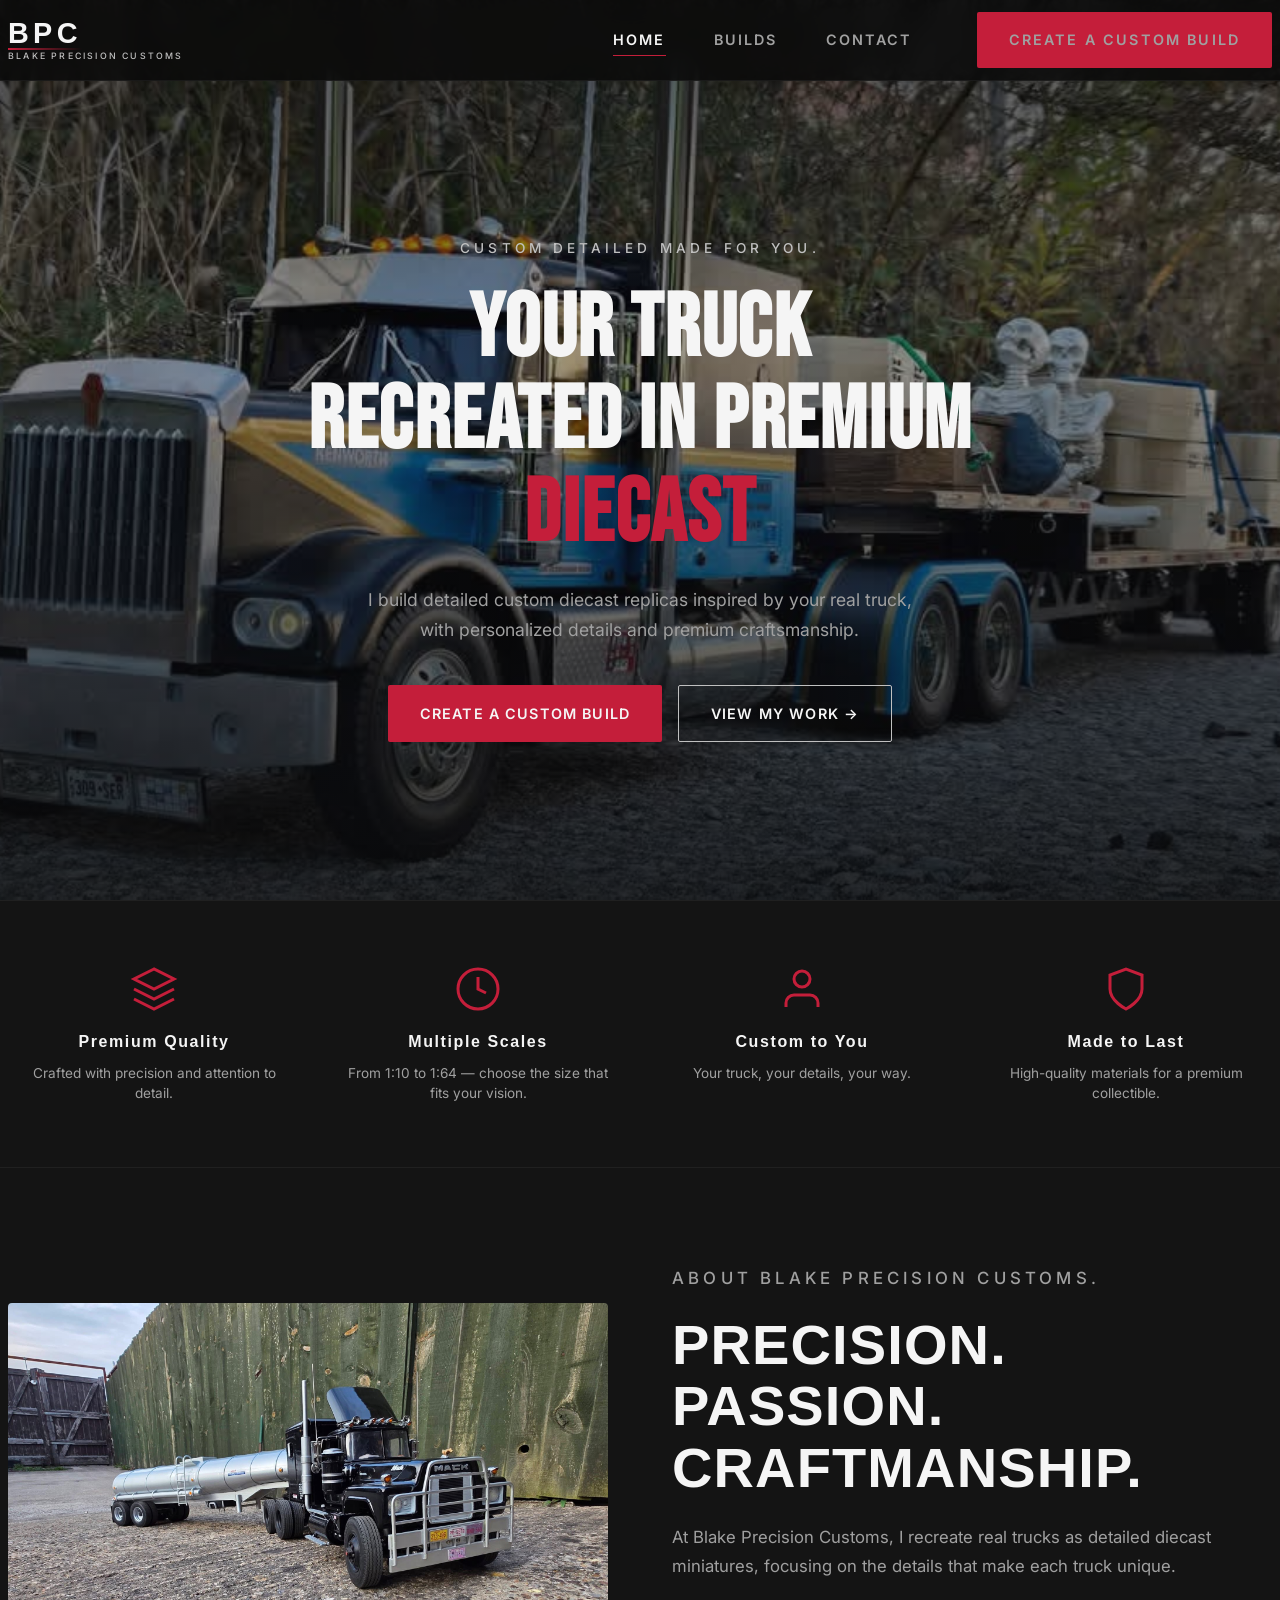
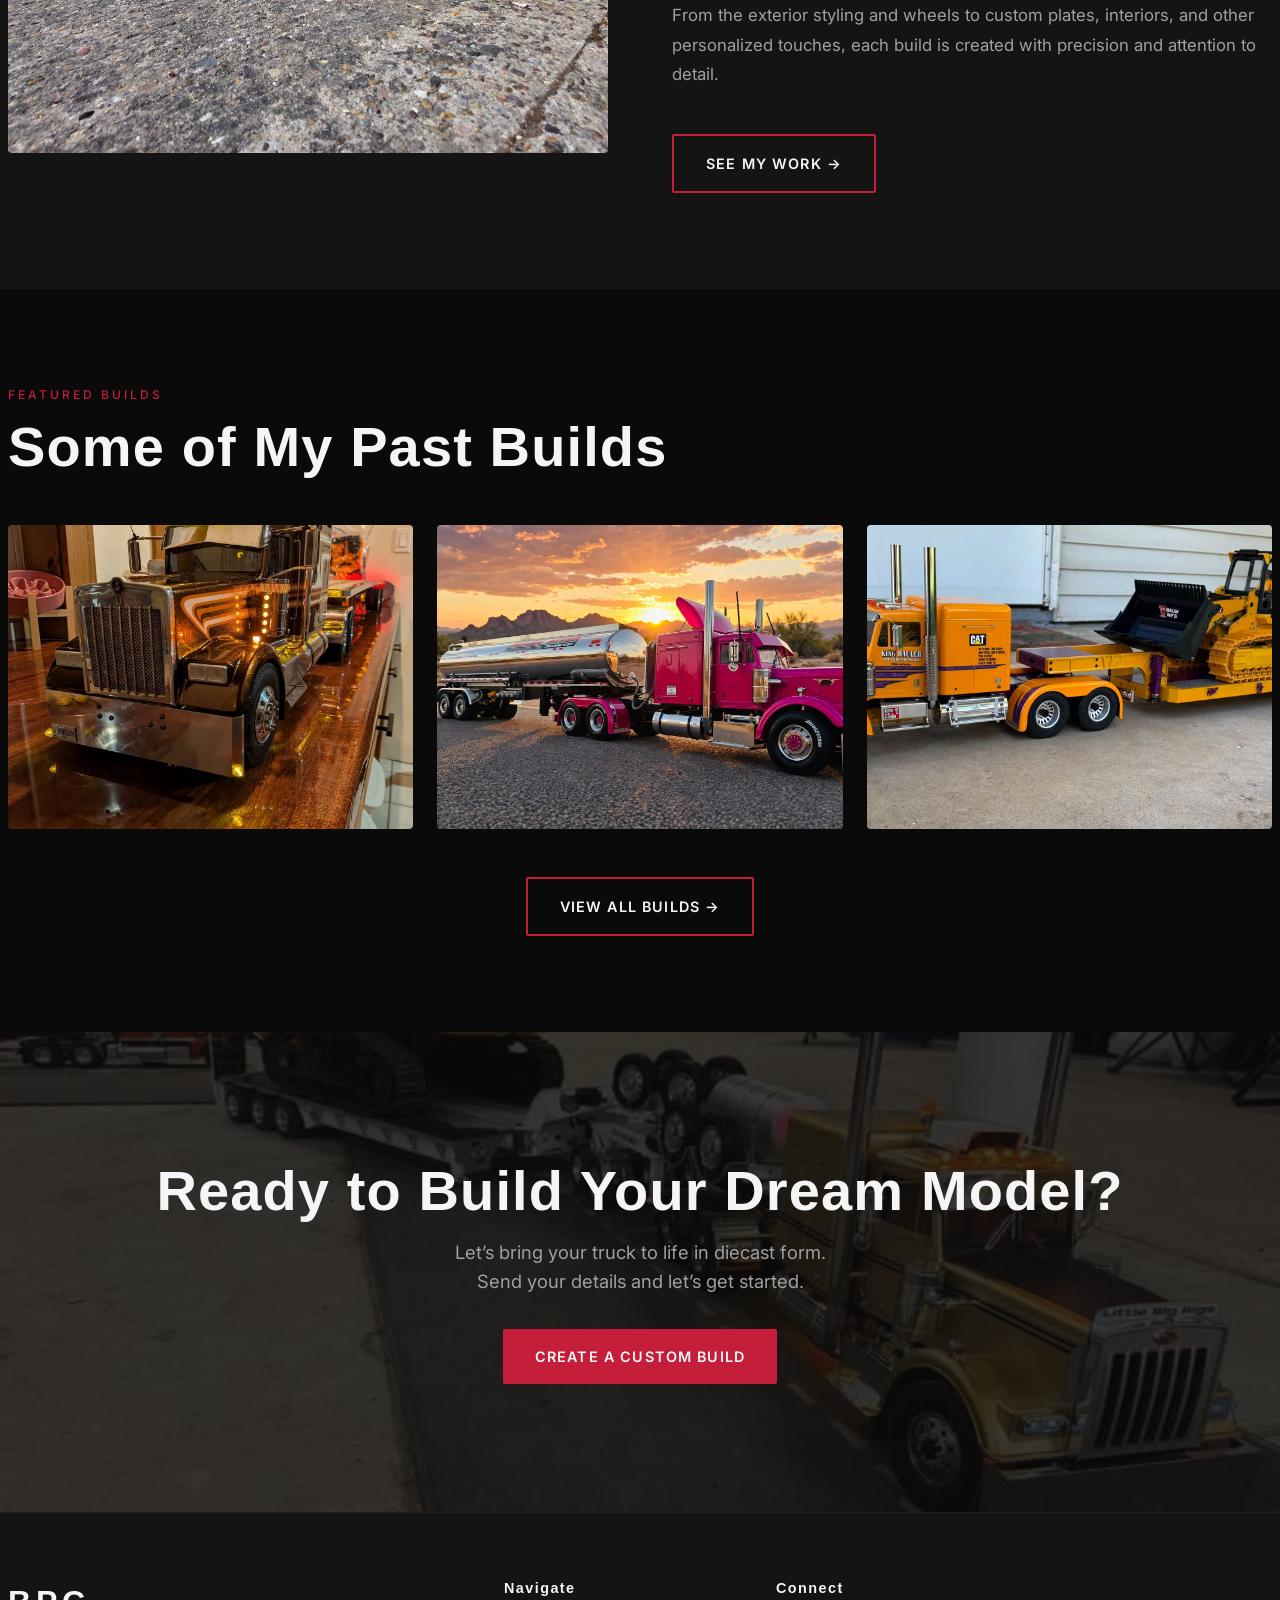
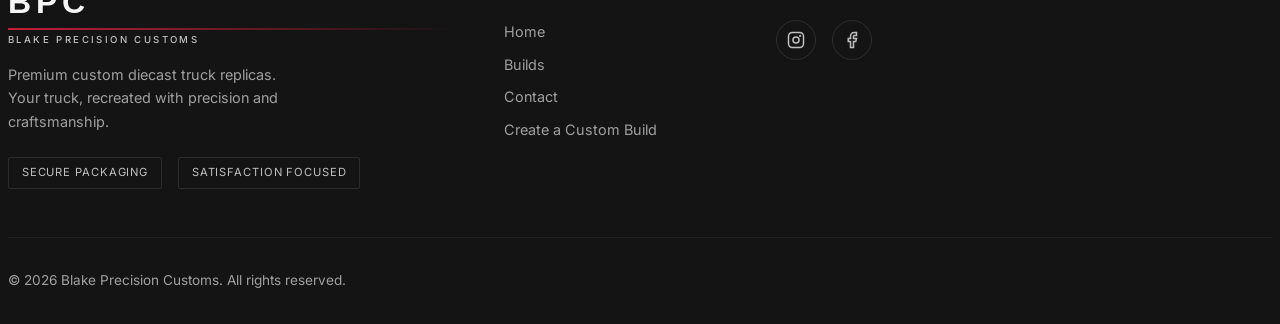
<file: index.html>
<!DOCTYPE html>
<html lang="en">
<head>
  <meta charset="UTF-8" />
  <meta name="viewport" content="width=device-width, initial-scale=1.0" />
  <meta name="description" content="Blake Precision Customs — Premium custom diecast truck replicas. Your truck, recreated in diecast with precision craftsmanship." />
  <title>Blake Precision Customs | Custom Diecast Trucks</title>
  <link rel="preconnect" href="https://fonts.googleapis.com">
  <link rel="preconnect" href="https://fonts.gstatic.com" crossorigin>
  <link href="https://fonts.googleapis.com/css2?family=Bebas+Neue&family=Inter:wght@300;400;500;600;700;800&display=swap" rel="stylesheet">
  <link rel="stylesheet" href="style.css">
</head>
<body>

  <!-- NAVIGATION -->
  <nav class="navbar" id="navbar">
    <div class="container nav-inner">
      <a href="index.html" class="logo">
        <span class="logo-mark">BPC</span>
        <span class="logo-text">BLAKE PRECISION CUSTOMS</span>
      </a>
      <div class="nav-links">
        <a href="index.html" class="active">Home</a>
        <a href="builds.html">Builds</a>
        <a href="contact.html">Contact</a>
        <a href="contact.html#create" class="btn btn-primary nav-cta">Create a Custom Build</a>
      </div>
      <button class="hamburger" id="hamburger" aria-label="Menu">
        <span></span><span></span><span></span>
      </button>
    </div>
    <div class="mobile-menu" id="mobileMenu">
      <a href="index.html">Home</a>
      <a href="builds.html">Builds</a>
      <a href="contact.html">Contact</a>
      <a href="contact.html#create" class="btn btn-primary">Create a Custom Build</a>
    </div>
  </nav>

  <!-- HERO -->
  <section class="hero" id="home">
    <div class="hero-bg">
      <img src="hero-bg.jpg.JPG" alt="Dramatic American Class 8 semi truck" />
    </div>
    <div class="hero-overlay"></div>
    <div class="hero-content">
      <p class="hero-eyebrow">Custom  Detailed  Made for you.</p>
      <h1 class="hero-title">
        YOUR TRUCK <br>
        RECREATED IN PREMIUM <br>
        <span class="red">DIECAST </span>
      </h1>
      <p class="hero-sub">
        I build detailed custom diecast replicas inspired by your real truck, with personalized details and premium craftsmanship.
      </p>
      <div class="hero-ctas">
        <a href="contact.html#create" class="btn btn-primary">Create a Custom Build</a>
        <a href="builds.html" class="btn btn-secondary">View My Work →</a>
      </div>
    </div>
  </section>

  <!-- BENEFIT BAR -->
  <section class="benefit-bar">
    <div class="container">
      <div class="benefits-grid">
        <div class="benefit-item reveal">
          <div class="benefit-icon">
            <svg viewBox="0 0 24 24"><path d="M12 2L2 7l10 5 10-5-10-5zM2 17l10 5 10-5M2 12l10 5 10-5"/></svg>
          </div>
          <h3 class="benefit-title">Premium Quality</h3>
          <p class="benefit-desc">Crafted with precision and attention to detail.</p>
        </div>
        <div class="benefit-item reveal">
          <div class="benefit-icon">
            <svg viewBox="0 0 24 24"><circle cx="12" cy="12" r="10"/><path d="M12 6v6l4 2"/></svg>
          </div>
          <h3 class="benefit-title">Multiple Scales</h3>
          <p class="benefit-desc">From 1:10 to 1:64 — choose the size that fits your vision.</p>
        </div>
        <div class="benefit-item reveal">
          <div class="benefit-icon">
            <svg viewBox="0 0 24 24"><path d="M20 21v-2a4 4 0 0 0-4-4H8a4 4 0 0 0-4 4v2"/><circle cx="12" cy="7" r="4"/></svg>
          </div>
          <h3 class="benefit-title">Custom to You</h3>
          <p class="benefit-desc">Your truck, your details, your way.</p>
        </div>
        <div class="benefit-item reveal">
          <div class="benefit-icon">
            <svg viewBox="0 0 24 24"><path d="M12 22s8-4 8-10V5l-8-3-8 3v7c0 6 8 10 8 10z"/></svg>
          </div>
          <h3 class="benefit-title">Made to Last</h3>
          <p class="benefit-desc">High-quality materials for a premium collectible.</p>
        </div>
      </div>
    </div>
  </section>

  <!-- ABOUT TEASER -->
  <section class="section about" id="about">
    <div class="container">
      <div class="about-grid">
        <div class="about-image reveal">
          <img src="build-111.JPG" alt="Blake Precision Customs craftsmanship" />
        </div>
        <div class="about-text reveal">
          <p class="section-label">About BLAKE PRECISION CUSTOMS. </p>
          <h2 class="section-title">PRECISION. PASSION. CRAFTMANSHIP.</h2>
          <p>
            At Blake Precision Customs, I recreate real trucks as detailed diecast miniatures, focusing on the details that make each truck unique.
          </p>
          <p>
            From the exterior styling and wheels to custom plates, interiors, and other personalized touches, each build is created with precision and attention to detail.
          </p>
          <a href="builds.html" class="btn btn-outline" style="margin-top:1.5rem;">See My Work →</a>
        </div>
      </div>
    </div>
  </section>

  <!-- FEATURED BUILDS PREVIEW -->
  <section class="section featured">
    <div class="container">
      <p class="section-label reveal">Featured Builds</p>
      <h2 class="section-title reveal">Some of My Past Builds</h2>
      <div class="gallery-grid">
        <div class="gallery-item reveal">
          <img src="build-113.JPG" alt="Custom diecast semi truck" />
          <div class="gallery-overlay">
            <span class="gallery-name">CUSTOM BUILD</span>
            <span class="gallery-meta">Blake Precision Customs</span>
          </div>
        </div>
        <div class="gallery-item reveal">
          <img src="build-112.JPG" alt="Custom diecast truck" />
          <div class="gallery-overlay">
            <span class="gallery-name">CUSTOM BUILD</span>
            <span class="gallery-meta">Blake Precision Customs</span>
          </div>
        </div>
        <div class="gallery-item reveal">
          <img src="build-114.JPG" alt="Custom diecast semi" />
          <div class="gallery-overlay">
            <span class="gallery-name">CUSTOM BUILD</span>
            <span class="gallery-meta">Blake Precision Customs</span>
          </div>
        </div>
      </div>
      <div class="gallery-cta">
        <a href="builds.html" class="btn btn-outline">View All Builds →</a>
      </div>
    </div>
  </section>

  <!-- FINAL CTA -->
  <section class="final-cta">
    <div class="final-cta-bg">
      <img src="build-115.JPG" alt="American big rig" />
    </div>
    <div class="final-cta-overlay"></div>
    <div class="final-cta-content container">
      <h2 class="section-title reveal">Ready to Build Your Dream Model?</h2>
      <p class="reveal">Let’s bring your truck to life in diecast form.<br>Send your details and let’s get started.</p>
      <a href="contact.html#create" class="btn btn-primary reveal">Create a Custom Build</a>
    </div>
  </section>

  <!-- FOOTER -->
  <footer class="footer">
    <div class="container">
      <div class="footer-grid">
        <div>
          <div class="footer-logo">
            <div class="logo-mark">BPC</div>
            <div class="logo-text">BLAKE PRECISION CUSTOMS</div>
          </div>
          <p class="footer-desc">Premium custom diecast truck replicas. Your truck, recreated with precision and craftsmanship.</p>
          <div class="footer-badges">
            <span class="badge">Secure Packaging</span>
            <span class="badge">Satisfaction Focused</span>
          </div>
        </div>
        <div>
          <h4 class="footer-heading">Navigate</h4>
          <div class="footer-links">
            <a href="index.html">Home</a>
            <a href="builds.html">Builds</a>
            <a href="contact.html">Contact</a>
            <a href="contact.html#create">Create a Custom Build</a>
          </div>
        </div>
        <div>
          <h4 class="footer-heading">Connect</h4>
          <div class="social-links">
            <a href="#" aria-label="Instagram" title="Instagram">
              <svg width="18" height="18" viewBox="0 0 24 24" fill="none" stroke="currentColor" stroke-width="2"><rect x="2" y="2" width="20" height="20" rx="5"/><circle cx="12" cy="12" r="4"/><circle cx="17.5" cy="6.5" r="0.5" fill="currentColor"/></svg>
            </a>
            <a href="#" aria-label="Facebook" title="Facebook">
              <svg width="18" height="18" viewBox="0 0 24 24" fill="none" stroke="currentColor" stroke-width="2"><path d="M18 2h-3a5 5 0 0 0-5 5v3H7v4h3v8h4v-8h3l1-4h-4V7a1 1 0 0 1 1-1h3z"/></svg>
            </a>
          </div>
        </div>
      </div>
      <div class="footer-bottom">
        <span>© <span id="year"></span> Blake Precision Customs. All rights reserved.</span>
      </div>
    </div>
  </footer>

  <script>
    document.getElementById('year').textContent = new Date().getFullYear();
    const navbar = document.getElementById('navbar');
    window.addEventListener('scroll', () => navbar.classList.toggle('scrolled', window.scrollY > 50));
    const hamburger = document.getElementById('hamburger');
    const mobileMenu = document.getElementById('mobileMenu');
    hamburger.addEventListener('click', () => {
      hamburger.classList.toggle('active');
      mobileMenu.classList.toggle('open');
    });
    mobileMenu.querySelectorAll('a').forEach(link => {
      link.addEventListener('click', () => {
        hamburger.classList.remove('active');
        mobileMenu.classList.remove('open');
      });
    });
    const reveals = document.querySelectorAll('.reveal');
    const observer = new IntersectionObserver((entries) => {
      entries.forEach(entry => { if (entry.isIntersecting) entry.target.classList.add('visible'); });
    }, { threshold: 0.12 });
    reveals.forEach(el => observer.observe(el));
  </script>
</body>
</html>
</file>
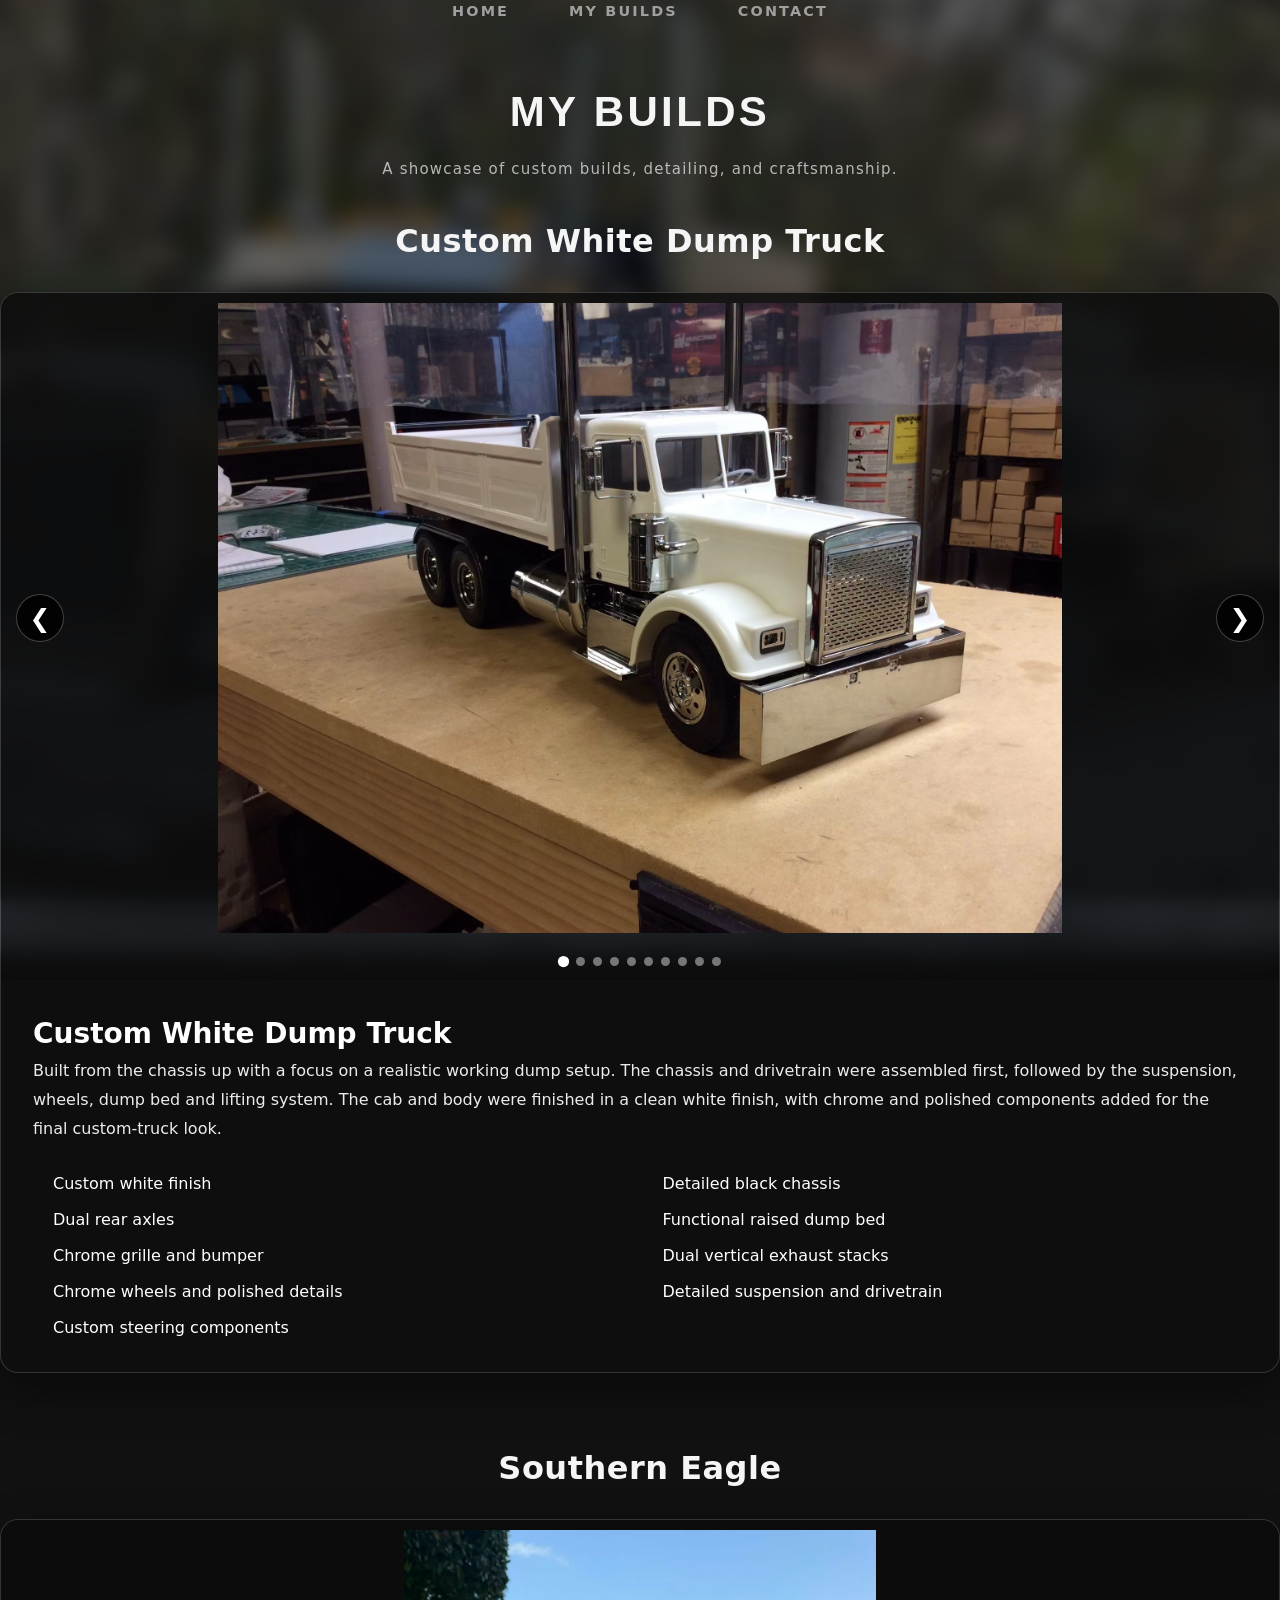
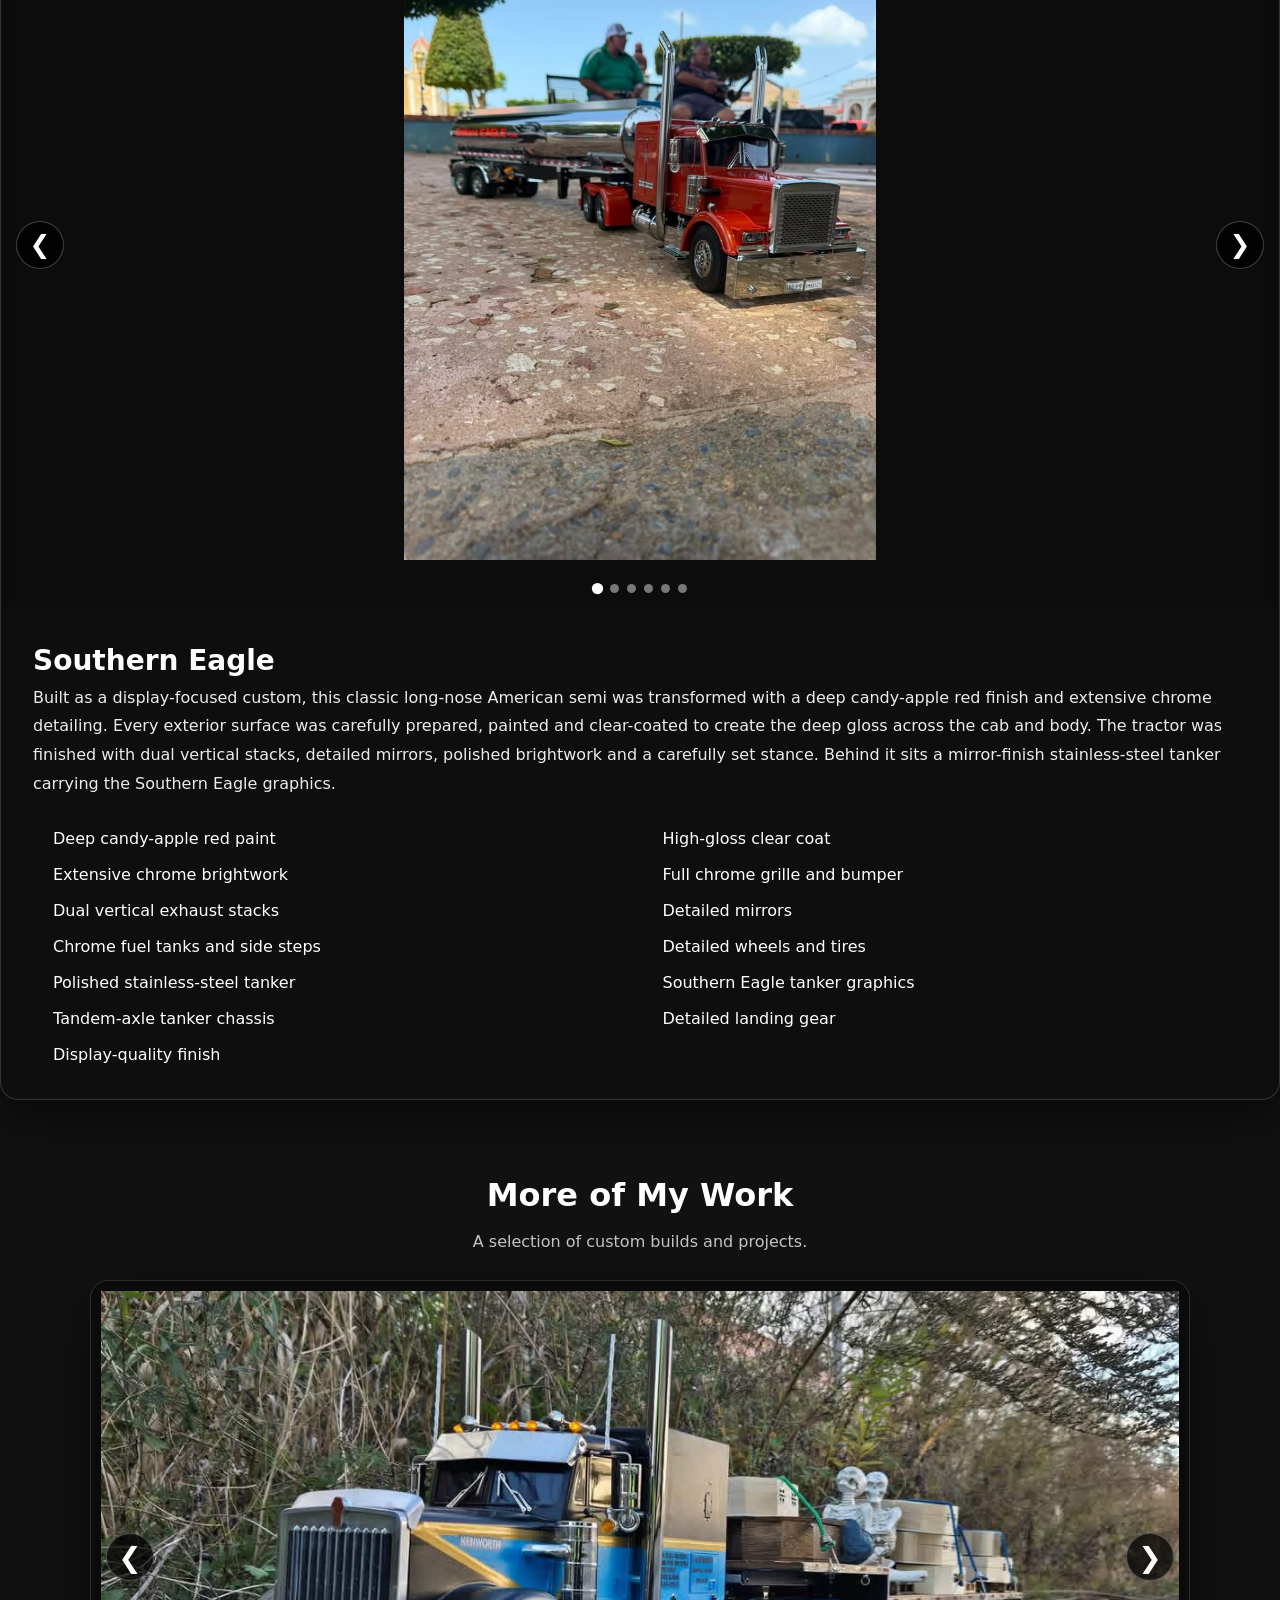
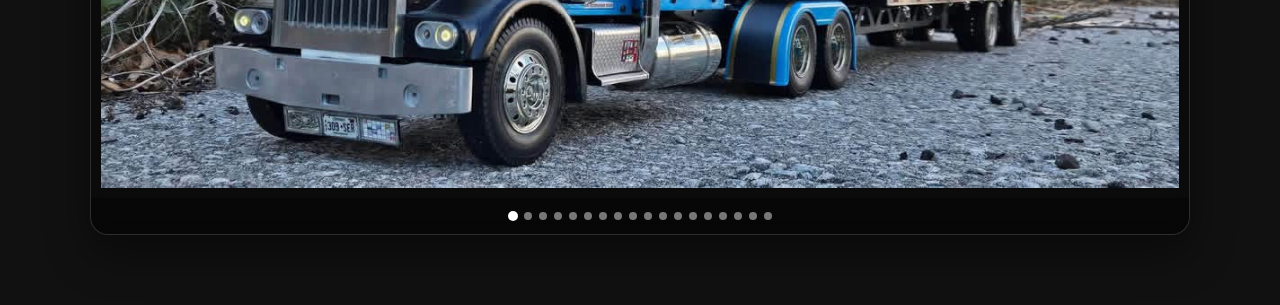
<file: builds.html>
<!DOCTYPE html>
<html lang="en">
<head>
  <meta charset="UTF-8">
  <meta name="viewport" content="width=device-width, initial-scale=1.0">
  <title>My Builds | BPC</title>
  <link rel="stylesheet" href="style.css">

  <style>
    /* MY BUILDS BACKGROUND */
    .builds-page {
      position: relative;
      background: #111;
    }

    .builds-page::before {
      content: "";
      position: fixed;
      inset: -25px;
      background: url("hero-bg.jpg.JPG") center center / cover no-repeat;
      filter: blur(12px);
      transform: scale(1.05);
      z-index: -2;
    }

    .builds-page::after {
      content: "";
      position: fixed;
      inset: 0;
      background: rgba(10, 10, 10, 0.58);
      z-index: -1;
    }

    .showcase {
    .showcase {
      max-width: 1100px;
      margin: 0 auto;
      padding: 40px 20px 80px;
    }

    .featured-build {
      margin-bottom: 70px;
    }

    .build-heading {
      text-align: center;
      margin-bottom: 25px;
    }

    .build-heading h2 {
  margin-bottom: 8px;
  font-size: 32px;
  letter-spacing: 0.5px;
}

    .build-heading p {
      opacity: 0.75;
    }

    .build-card {
  background: rgba(20, 20, 20, 0.72);
  border: 1px solid rgba(255, 255, 255, 0.14);
  border-radius: 18px;
  overflow: hidden;
  box-shadow: 0 18px 45px rgba(0, 0, 0, 0.45);
  backdrop-filter: blur(8px);
  -webkit-backdrop-filter: blur(8px);
}

   .slider {
  position: relative;
  width: 100%;
  background: rgba(0, 0, 0, 0.35);
  overflow: hidden;
}

    .slider img {
  display: block;
  width: 100%;
  height: auto;
  max-height: 650px;
  object-fit: contain;
  margin: 0 auto;
  padding: 10px;
  box-sizing: border-box;
}

    .slider-button {
  position: absolute;
  top: 50%;
  transform: translateY(-50%);
  width: 48px;
  height: 48px;
  border: 1px solid rgba(255,255,255,0.25);
  border-radius: 50%;
  background: rgba(0,0,0,0.72);
  color: white;
  font-size: 25px;
  cursor: pointer;
  z-index: 3;
  backdrop-filter: blur(4px);
  -webkit-backdrop-filter: blur(4px);
}

    .slider-button.prev {
      left: 15px;
    }

    .slider-button.next {
      right: 15px;
    }

    .dots {
  display: flex;
  justify-content: center;
  gap: 8px;
  padding: 14px;
  background: rgba(0, 0, 0, 0.35);
}

    .dot {
      width: 9px;
      height: 9px;
      border-radius: 50%;
      border: 0;
      background: #777;
      padding: 0;
      cursor: pointer;
    }

    .dot.active {
      background: white;
      transform: scale(1.25);
    }

    .build-info {
  padding: 32px;
  color: white;
  background: rgba(0, 0, 0, 0.18);
}

    .build-info h3 {
      margin-top: 0;
      font-size: 28px;
    }

    .build-story {
  line-height: 1.8;
  opacity: 0.92;
  font-size: 16px;
}

    .feature-list {
  display: grid;
  grid-template-columns: repeat(2, 1fr);
  gap: 12px 25px;
  margin-top: 28px;
  padding-left: 20px;
}

    .feature-list li {
      line-height: 1.5;
    }

    .work-grid {
      display: grid;
      grid-template-columns: repeat(2, 1fr);
      gap: 20px;
    }

    .work-item {
      background: #111;
      border-radius: 16px;
      overflow: hidden;
      position: relative;
    }

    .work-item img {
      display: block;
      width: 100%;
      aspect-ratio: 4 / 3;
      object-fit: cover;
    }

    .work-item button {
      position: absolute;
      top: 12px;
      width: 38px;
      height: 38px;
      border: 0;
      border-radius: 50%;
      background: rgba(0,0,0,0.7);
      color: white;
      font-size: 20px;
      cursor: pointer;
    }

    .work-item .small-prev {
      left: 12px;
    }

    .work-item .small-next {
      right: 12px;
    }

    .work-dots {
      display: flex;
      justify-content: center;
      gap: 5px;
      padding: 10px;
    }

    .work-dot {
      width: 7px;
      height: 7px;
      border: 0;
      border-radius: 50%;
      background: #777;
      padding: 0;
    }

    .work-dot.active {
      background: white;
    }

    @media (max-width: 700px) {
      .showcase {
        padding: 30px 15px 60px;
      }

      .feature-list {
        grid-template-columns: 1fr;
      }

      .work-grid {
        grid-template-columns: 1fr;
      }

      .build-info {
        padding: 22px;
      }

      .build-info h3 {
        font-size: 24px;
      }

      .slider-button {
        width: 40px;
        height: 40px;
      }
    }
 .portfolio-showcase {
  margin-top: 20px;
  margin-bottom: 70px;
}

.portfolio-heading {
  text-align: center;
  margin-bottom: 25px;
  color: white;
}

.portfolio-heading h2 {
  font-size: 32px;
  margin-bottom: 8px;
}

.portfolio-heading p {
  opacity: 0.75;
}

.portfolio-slider {
  position: relative;
  width: 100%;
  max-width: 1100px;
  margin: 0 auto;
  background: rgba(0, 0, 0, 0.35);
  border-radius: 18px;
  overflow: hidden;
  border: 1px solid rgba(255, 255, 255, 0.14);
  box-shadow: 0 18px 45px rgba(0, 0, 0, 0.45);
  backdrop-filter: blur(8px);
  -webkit-backdrop-filter: blur(8px);
}

.portfolio-slider img {
  display: block;
  width: 100%;
  height: auto;
  max-height: 700px;
  object-fit: contain;
  margin: 0 auto;
  padding: 10px;
  box-sizing: border-box;
}

.portfolio-button {
  position: absolute;
  top: 50%;
  transform: translateY(-50%);
  width: 48px;
  height: 48px;
  border: 1px solid rgba(255,255,255,0.25);
  border-radius: 50%;
  background: rgba(0,0,0,0.72);
  color: white;
  font-size: 28px;
  cursor: pointer;
  z-index: 3;
}

.portfolio-prev {
  left: 15px;
}

.portfolio-next {
  right: 15px;
}

.portfolio-dots {
  display: flex;
  justify-content: center;
  gap: 7px;
  padding: 14px;
  background: rgba(0, 0, 0, 0.35);
}

.portfolio-dot {
  width: 8px;
  height: 8px;
  border: 0;
  border-radius: 50%;
  background: #777;
  padding: 0;
}

.portfolio-dot.active {
  background: white;
  transform: scale(1.25);
}

@media (max-width: 700px) {
  .portfolio-heading h2 {
    font-size: 27px;
  }

  .portfolio-button {
    width: 40px;
    height: 40px;
    font-size: 24px;
  }
}

#work-grid {
  display: none;
} .portfolio-showcase {
  margin-top: 20px;
  margin-bottom: 70px;
}

.portfolio-heading {
  text-align: center;
  margin-bottom: 25px;
  color: white;
}

.portfolio-heading h2 {
  font-size: 32px;
  margin-bottom: 8px;
}

.portfolio-heading p {
  opacity: 0.75;
}

.portfolio-slider {
  position: relative;
  width: 100%;
  max-width: 1100px;
  margin: 0 auto;
  background: rgba(0, 0, 0, 0.35);
  border-radius: 18px;
  overflow: hidden;
  border: 1px solid rgba(255, 255, 255, 0.14);
  box-shadow: 0 18px 45px rgba(0, 0, 0, 0.45);
  backdrop-filter: blur(8px);
  -webkit-backdrop-filter: blur(8px);
}

.portfolio-slider img {
  display: block;
  width: 100%;
  height: auto;
  max-height: 700px;
  object-fit: contain;
  margin: 0 auto;
  padding: 10px;
  box-sizing: border-box;
  cursor: pointer;
}

.portfolio-button {
  position: absolute;
  top: 50%;
  transform: translateY(-50%);
  width: 48px;
  height: 48px;
  border: 1px solid rgba(255,255,255,0.25);
  border-radius: 50%;
  background: rgba(0,0,0,0.72);
  color: white;
  font-size: 28px;
  cursor: pointer;
  z-index: 3;
}

.portfolio-prev {
  left: 15px;
}

.portfolio-next {
  right: 15px;
}

.portfolio-dots {
  display: flex;
  justify-content: center;
  gap: 7px;
  padding: 14px;
  background: rgba(0, 0, 0, 0.35);
}

.portfolio-dot {
  width: 8px;
  height: 8px;
  border: 0;
  border-radius: 50%;
  background: #777;
  padding: 0;
}

.portfolio-dot.active {
  background: white;
  transform: scale(1.25);
}

@media (max-width: 700px) {
  .portfolio-heading h2 {
    font-size: 27px;
  }

  .portfolio-button {
    width: 40px;
    height: 40px;
    font-size: 24px;
  }
}

#work-grid {
  display: none;
}
      </style>
</head>

<body class="builds-page">

  <header>
   <nav class="build-nav">
      <a href="index.html">Home</a>
      <a href="builds.html">My Builds</a>
      <a href="contact.html">Contact</a>
    </nav>
  </header>

  <main>

    <section class="page-header">
      <h1>My Builds</h1>
      <p>A showcase of custom builds, detailing, and craftsmanship.</p>
    </section>

    <section class="showcase">

      <div id="featured-builds"></div>

      
<section class="portfolio-showcase">
  <div class="portfolio-heading">
    <h2>More of My Work</h2>
    <p>A selection of custom builds and projects.</p>
  </div>

  <div class="portfolio-slider" id="portfolio-slider">
    <img id="portfolio-image" src="" alt="Custom build portfolio">

    <button class="portfolio-button portfolio-prev" aria-label="Previous image">
      &#10094;
    </button>

    <button class="portfolio-button portfolio-next" aria-label="Next image">
      &#10095;
    </button>

    <div class="portfolio-dots" id="portfolio-dots"></div>
  </div>
</section>
       

    </section>

  </main>

  <script src="builds-data.js"></script>

  <script>
    function createFeaturedBuild(build) {
      const section = document.createElement("section");
      section.className = "featured-build";

      section.innerHTML = `
        <div class="build-heading">
          <h2>${build.name}</h2>
        </div>

        <div class="build-card">

          <div class="slider" data-index="0">
            <img src="${build.images[0]}" alt="${build.name}">

            <button class="slider-button prev" aria-label="Previous image">
              &#10094;
            </button>

            <button class="slider-button next" aria-label="Next image">
              &#10095;
            </button>
          </div>

          <div class="dots"></div>

          <div class="build-info">
            <h3>${build.name}</h3>
            <p class="build-story">${build.story}</p>

            <ul class="feature-list">
              ${build.features.map(feature => `<li>${feature}</li>`).join("")}
            </ul>
          </div>

        </div>
      `;

      const slider = section.querySelector(".slider");
      const image = slider.querySelector("img");
      const dots = section.querySelector(".dots");

      let current = 0;
      let startX = 0;

      build.images.forEach((src, index) => {
        const dot = document.createElement("button");
        dot.className = "dot" + (index === 0 ? " active" : "");
        dot.setAttribute("aria-label", "View image " + (index + 1));

        dot.addEventListener("click", () => {
          current = index;
          update();
        });

        dots.appendChild(dot);
      });

      function update() {
        image.src = build.images[current];

        section.querySelectorAll(".dot").forEach((dot, index) => {
          dot.classList.toggle("active", index === current);
        });
      }

      section.querySelector(".prev").addEventListener("click", () => {
        current = (current - 1 + build.images.length) % build.images.length;
        update();
      });

      section.querySelector(".next").addEventListener("click", () => {
        current = (current + 1) % build.images.length;
        update();
      });

      slider.addEventListener("touchstart", event => {
        startX = event.touches[0].clientX;
      });

      slider.addEventListener("touchend", event => {
        const endX = event.changedTouches[0].clientX;
        const difference = startX - endX;

        if (Math.abs(difference) > 50) {
          if (difference > 0) {
            current = (current + 1) % build.images.length;
          } else {
            current = (current - 1 + build.images.length) % build.images.length;
          }

          update();
        }
      });

      return section;
    }

    function createWorkItem(build) {
      const item = document.createElement("div");
      item.className = "work-item";

      item.innerHTML = `
        <img src="${build.images[0]}" alt="Custom build">

        <button class="small-prev" aria-label="Previous image">
          &#10094;
        </button>

        <button class="small-next" aria-label="Next image">
          &#10095;
        </button>

        <div class="work-dots"></div>
      `;

      const image = item.querySelector("img");
      const dots = item.querySelector(".work-dots");

      let current = 0;
      let startX = 0;

      build.images.forEach((src, index) => {
        const dot = document.createElement("button");
        dot.className = "work-dot" + (index === 0 ? " active" : "");

        dot.addEventListener("click", () => {
          current = index;
          update();
        });

        dots.appendChild(dot);
      });

      function update() {
        image.src = build.images[current];

        item.querySelectorAll(".work-dot").forEach((dot, index) => {
          dot.classList.toggle("active", index === current);
        });
      }

      item.querySelector(".small-prev").addEventListener("click", () => {
        current = (current - 1 + build.images.length) % build.images.length;
        update();
      });

      item.querySelector(".small-next").addEventListener("click", () => {
        current = (current + 1) % build.images.length;
        update();
      });

      item.addEventListener("touchstart", event => {
        startX = event.touches[0].clientX;
      });

      item.addEventListener("touchend", event => {
        const endX = event.changedTouches[0].clientX;
        const difference = startX - endX;

        if (Math.abs(difference) > 50) {
          if (difference > 0) {
            current = (current + 1) % build.images.length;
          } else {
            current = (current - 1 + build.images.length) % build.images.length;
          }

          update();
        }
      });

      return item;
    }

    const featuredContainer = document.getElementById("featured-builds");
    const workGrid = document.getElementById("work-grid");

    builds.forEach(build => {
      if (!build.images || build.images.length === 0) {
        return;
      }

      if (build.featured) {
        featuredContainer.appendChild(createFeaturedBuild(build));
      } else {
        workGrid.appendChild(createWorkItem(build));
      }
    });
  </script>
<script>
  const portfolioImages = builds
    .filter(build => !build.featured && build.images && build.images.length)
    .flatMap(build => build.images);

  const portfolioImage = document.getElementById("portfolio-image");
  const portfolioDots = document.getElementById("portfolio-dots");
  const portfolioSlider = document.getElementById("portfolio-slider");

  let portfolioIndex = 0;
  let portfolioTimer;

  function showPortfolioImage(index) {
    if (!portfolioImages.length) return;

    portfolioIndex = (index + portfolioImages.length) % portfolioImages.length;
    portfolioImage.src = portfolioImages[portfolioIndex];

    portfolioDots.innerHTML = "";

    portfolioImages.forEach((src, i) => {
      const dot = document.createElement("button");

      dot.className =
        "portfolio-dot" + (i === portfolioIndex ? " active" : "");

      dot.setAttribute("aria-label", "View image " + (i + 1));

      dot.addEventListener("click", () => {
        showPortfolioImage(i);
        restartPortfolioTimer();
      });

      portfolioDots.appendChild(dot);
    });
  }

  function nextPortfolioImage() {
    showPortfolioImage(portfolioIndex + 1);
  }

  function previousPortfolioImage() {
    showPortfolioImage(portfolioIndex - 1);
  }

  function restartPortfolioTimer() {
    clearInterval(portfolioTimer);
    portfolioTimer = setInterval(nextPortfolioImage, 5000);
  }

  document.querySelector(".portfolio-next").addEventListener("click", () => {
    nextPortfolioImage();
    restartPortfolioTimer();
  });

  document.querySelector(".portfolio-prev").addEventListener("click", () => {
    previousPortfolioImage();
    restartPortfolioTimer();
  });

  let touchStartX = 0;

  portfolioSlider.addEventListener("touchstart", event => {
    touchStartX = event.changedTouches[0].screenX;
  });

  portfolioSlider.addEventListener("touchend", event => {
    const touchEndX = event.changedTouches[0].screenX;
    const difference = touchStartX - touchEndX;

    if (Math.abs(difference) > 50) {
      if (difference > 0) {
        nextPortfolioImage();
      } else {
        previousPortfolioImage();
      }

      restartPortfolioTimer();
    }
  });

  portfolioImage.addEventListener("click", () => {
    window.open(portfolioImage.src, "_blank");
  });

  showPortfolioImage(0);
  restartPortfolioTimer();
</script>
</body>
</html>
</file>
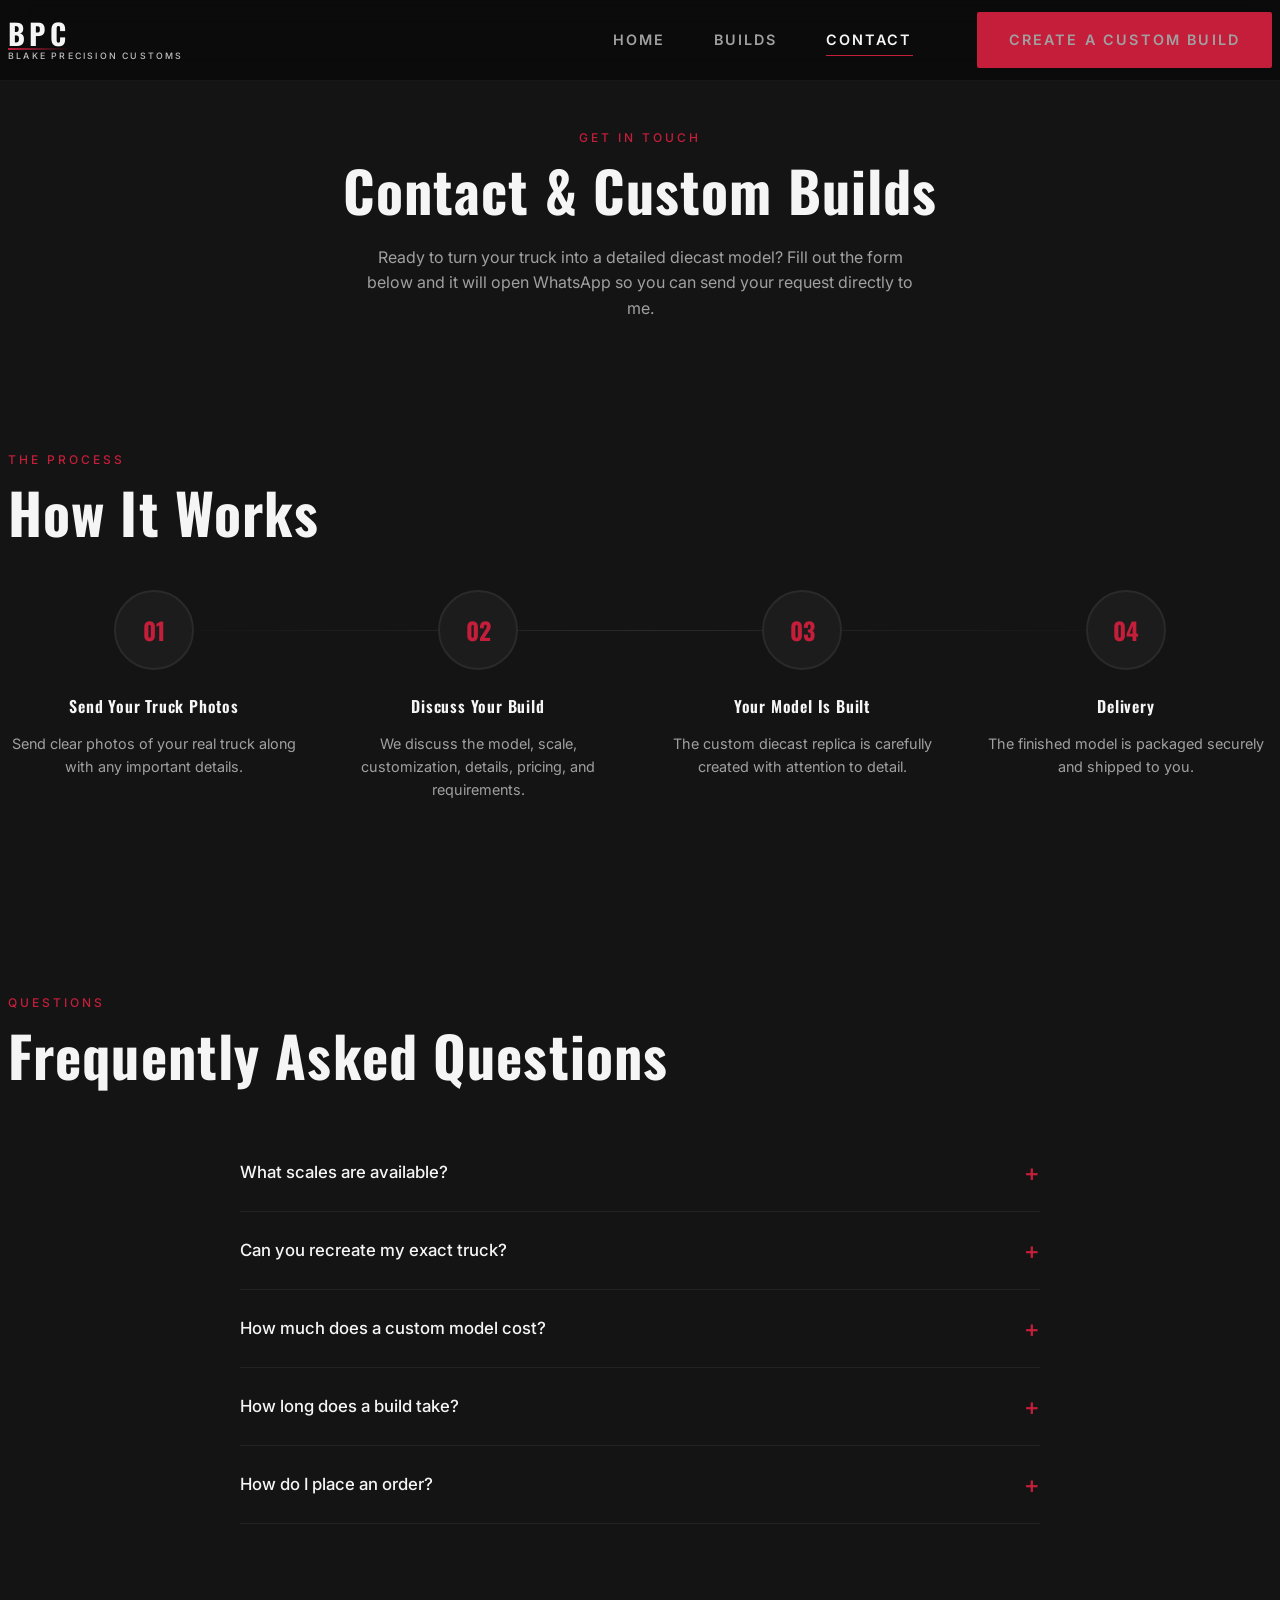
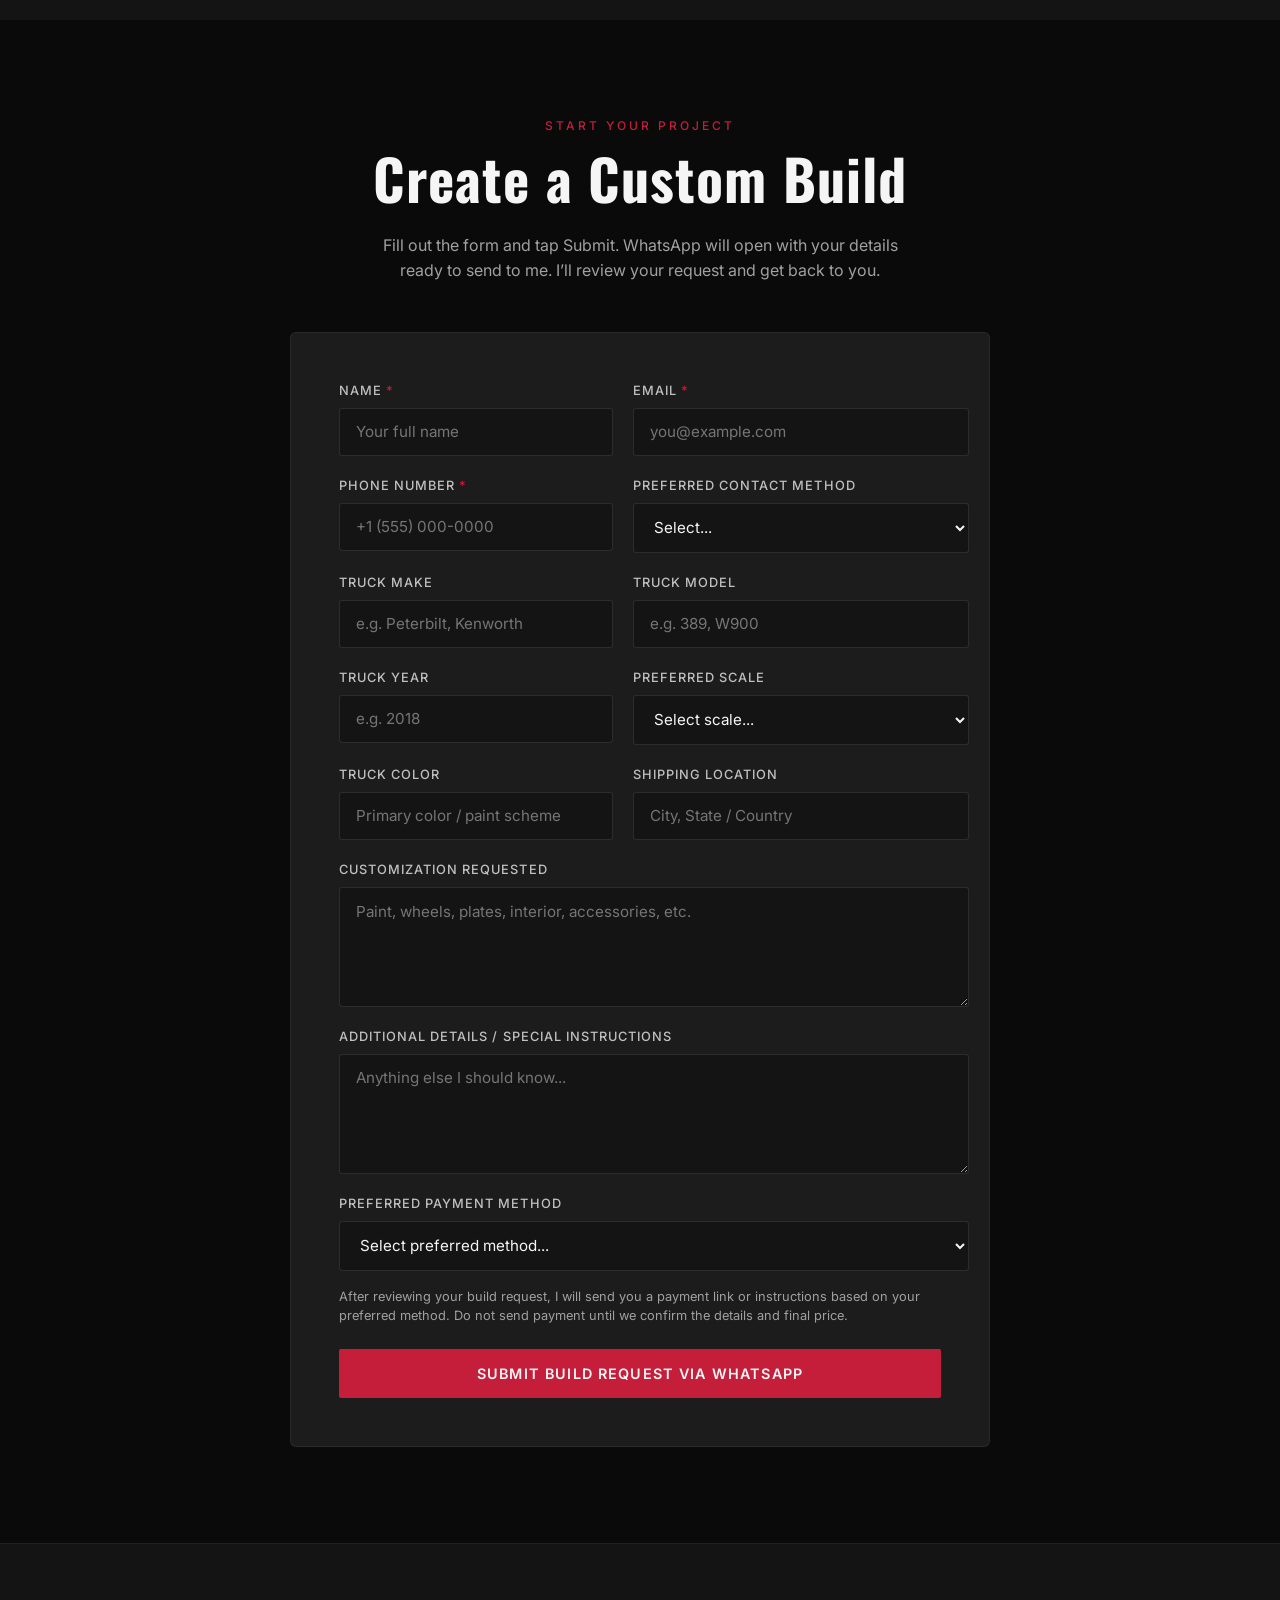
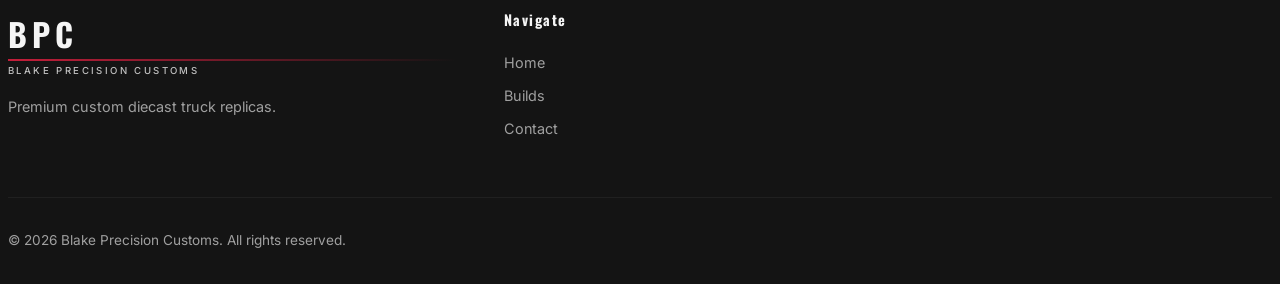
<file: contact.html>
<!DOCTYPE html>
<html lang="en">
<head>
  <meta charset="UTF-8" />
  <meta name="viewport" content="width=device-width, initial-scale=1.0" />
  <meta name="description" content="Contact Blake Precision Customs to create your custom diecast truck build." />
  <title>Contact | Blake Precision Customs</title>
  <link rel="preconnect" href="https://fonts.googleapis.com">
  <link rel="preconnect" href="https://fonts.gstatic.com" crossorigin>
  <link href="https://fonts.googleapis.com/css2?family=Inter:wght@300;400;500;600;700;800&family=Oswald:wght@400;500;600;700&display=swap" rel="stylesheet">
  <link rel="stylesheet" href="style.css">
</head>
<body>

  <!-- NAVIGATION -->
  <nav class="navbar" id="navbar">
    <div class="container nav-inner">
      <a href="index.html" class="logo">
        <span class="logo-mark">BPC</span>
        <span class="logo-text">BLAKE PRECISION CUSTOMS</span>
      </a>
      <div class="nav-links">
        <a href="index.html">Home</a>
        <a href="builds.html">Builds</a>
        <a href="contact.html" class="active">Contact</a>
        <a href="#create" class="btn btn-primary nav-cta">Create a Custom Build</a>
      </div>
      <button class="hamburger" id="hamburger" aria-label="Menu">
        <span></span><span></span><span></span>
      </button>
    </div>
    <div class="mobile-menu" id="mobileMenu">
      <a href="index.html">Home</a>
      <a href="builds.html">Builds</a>
      <a href="contact.html">Contact</a>
      <a href="#create" class="btn btn-primary">Create a Custom Build</a>
    </div>
  </nav>

  <!-- PAGE HEADER -->
  <section class="section" style="padding-top: 8rem; padding-bottom: 2rem; background: var(--charcoal);">
    <div class="container" style="text-align:center;">
      <p class="section-label reveal">Get In Touch</p>
      <h1 class="section-title reveal">Contact & Custom Builds</h1>
      <p class="reveal" style="color:var(--light-gray); max-width:560px; margin:0 auto;">
        Ready to turn your truck into a detailed diecast model? Fill out the form below and it will open WhatsApp so you can send your request directly to me.
      </p>
    </div>
  </section>

  <!-- HOW IT WORKS -->
  <section class="section how-it-works" id="how-it-works">
    <div class="container">
      <p class="section-label reveal">The Process</p>
      <h2 class="section-title reveal">How It Works</h2>
      <div class="steps">
        <div class="step reveal">
          <div class="step-num">01</div>
          <h3 class="step-title">Send Your Truck Photos</h3>
          <p class="step-desc">Send clear photos of your real truck along with any important details.</p>
        </div>
        <div class="step reveal">
          <div class="step-num">02</div>
          <h3 class="step-title">Discuss Your Build</h3>
          <p class="step-desc">We discuss the model, scale, customization, details, pricing, and requirements.</p>
        </div>
        <div class="step reveal">
          <div class="step-num">03</div>
          <h3 class="step-title">Your Model Is Built</h3>
          <p class="step-desc">The custom diecast replica is carefully created with attention to detail.</p>
        </div>
        <div class="step reveal">
          <div class="step-num">04</div>
          <h3 class="step-title">Delivery</h3>
          <p class="step-desc">The finished model is packaged securely and shipped to you.</p>
        </div>
      </div>
    </div>
  </section>

  <!-- FAQ -->
  <section class="section faq" id="faq">
    <div class="container">
      <p class="section-label reveal">Questions</p>
      <h2 class="section-title reveal">Frequently Asked Questions</h2>
      <div class="faq-list">
        <div class="faq-item reveal">
          <button class="faq-question">What scales are available?<span class="icon">+</span></button>
          <div class="faq-answer"><p>Available scales range from 1:10 (approx. 19–20 inches) down to 1:64 (Hot Wheels sized), with pricing starting at $400. You can select a scale on the Builds page or when submitting your request.</p></div>
        </div>
        <div class="faq-item reveal">
          <button class="faq-question">Can you recreate my exact truck?<span class="icon">+</span></button>
          <div class="faq-answer"><p>Yes. Provide photos and details of your real truck so the build can be customized to resemble it as closely as possible.</p></div>
        </div>
        <div class="faq-item reveal">
          <button class="faq-question">How much does a custom model cost?<span class="icon">+</span></button>
          <div class="faq-answer"><p>Starting prices range from $400 to $700 depending on scale. Final pricing depends on customization level and is confirmed after reviewing your photos and details.</p></div>
        </div>
        <div class="faq-item reveal">
          <button class="faq-question">How long does a build take?<span class="icon">+</span></button>
          <div class="faq-answer"><p>Turnaround time varies by project complexity and current workload. Exact timing will be discussed once your build details are reviewed.</p></div>
        </div>
        <div class="faq-item reveal">
          <button class="faq-question">How do I place an order?<span class="icon">+</span></button>
          <div class="faq-answer"><p>Fill out the form below. It will open WhatsApp with your details ready to send. I’ll review and reply to discuss the build and pricing.</p></div>
        </div>
      </div>
    </div>
  </section>

  <!-- ORDER FORM -->
  <section class="section order-form-section" id="create">
    <div class="container">
      <p class="section-label reveal" style="text-align:center;">Start Your Project</p>
      <h2 class="section-title reveal" style="text-align:center;">Create a Custom Build</h2>
      <p style="text-align:center; color:var(--light-gray); max-width:560px; margin:0 auto 3rem;" class="reveal">
        Fill out the form and tap Submit. WhatsApp will open with your details ready to send to me. I’ll review your request and get back to you.
      </p>

      <div class="form-wrapper reveal" id="formWrapper">
        <form id="buildForm">
          <div class="form-grid">
            <div class="form-group">
              <label>Name <span class="req">*</span></label>
              <input type="text" name="name" id="name" required placeholder="Your full name" />
            </div>
            <div class="form-group">
              <label>Email <span class="req">*</span></label>
              <input type="email" name="email" id="email" required placeholder="you@example.com" />
            </div>
            <div class="form-group">
              <label>Phone Number <span class="req">*</span></label>
              <input type="tel" name="phone" id="phone" required placeholder="+1 (555) 000-0000" />
            </div>
            <div class="form-group">
              <label>Preferred Contact Method</label>
              <select name="contact_method" id="contact_method">
                <option value="">Select...</option>
                <option value="WhatsApp">WhatsApp</option>
                <option value="Email">Email</option>
              </select>
            </div>
            <div class="form-group">
              <label>Truck Make</label>
              <input type="text" name="truck_make" id="truck_make" placeholder="e.g. Peterbilt, Kenworth" />
            </div>
            <div class="form-group">
              <label>Truck Model</label>
              <input type="text" name="truck_model" id="truck_model" placeholder="e.g. 389, W900" />
            </div>
            <div class="form-group">
              <label>Truck Year</label>
              <input type="text" name="truck_year" id="truck_year" placeholder="e.g. 2018" />
            </div>
            <div class="form-group">
              <label>Preferred Scale</label>
              <select name="scale" id="scale">
                <option value="">Select scale...</option>
 
                <option value="1:10 — Approx. 19–20 inches · $700">1:10 — Approx. 19–20 inches · $700</option>
                <option value="1:12 — Approx. 17–18 inches · $670">1:12 — Approx. 17–18 inches · $670</option>
                <option value="1:14 — Approx. 15–16 inches · $650">1:14 — Approx. 15–16 inches · $650</option>
                <option value="1:16 — Approx. 13–14 inches · RC · $600">1:16 — Approx. 13–14 inches · RC · $600</option>
                <option value="1:18 — Approx. 10–12 inches · $570">1:18 — Approx. 10–12 inches · $570</option>
                <option value="1:24 — Approx. 8–9 inches · $500">1:24 — Approx. 8–9 inches · $500</option>
                <option value="1:32 — Approx. 6–7 inches · $470">1:32 — Approx. 6–7 inches · $470</option>
                <option value="1:48 — Approx. 4–5 inches · $450">1:48 — Approx. 4–5 inches · $450</option>
                <option value="1:64 — Hot Wheels size · $400">1:64 — Hot Wheels size · $400</option>
                
              </select>
            </div>
            <div class="form-group">
              <label>Truck Color</label>
              <input type="text" name="truck_color" id="truck_color" placeholder="Primary color / paint scheme" />
            </div>
            <div class="form-group">
              <label>Shipping Location</label>
              <input type="text" name="shipping" id="shipping" placeholder="City, State / Country" />
            </div>
            <div class="form-group full">
              <label>Customization Requested</label>
              <textarea name="customization" id="customization" placeholder="Paint, wheels, plates, interior, accessories, etc."></textarea>
            </div>
            <div class="form-group full">
              <label>Additional Details / Special Instructions</label>
              <textarea name="additional" id="additional" placeholder="Anything else I should know..."></textarea>
            </div>
            <div class="form-group full">
              <label>Preferred Payment Method</label>
              <select name="payment" id="payment">
                <option value="">Select preferred method...</option>
                <option value="Bank Transfer">Bank Transfer</option>
                <option value="Cash App">Cash App</option>
                <option value="Venmo (Friends & Family)">Venmo (Friends & Family)</option>
                <option value="Zelle">Zelle</option>
                <option value="PayPal (Friends & Family)">PayPal (Friends & Family)</option>
                <option value="Chime">Chime</option>
                <option value="Apple Pay">Apple Pay</option>
                <option value="Debit Card">Debit Card</option>
              </select>
              <p style="font-size: 0.8rem; color: var(--light-gray); margin-top: 0.6rem; line-height: 1.5;">
                After reviewing your build request, I will send you a payment link or instructions based on your preferred method. Do not send payment until we confirm the details and final price.
              </p>
            </div>
          </div>
          <button type="submit" class="btn btn-primary form-submit">Submit Build Request via WhatsApp</button>
        </form>
      </div>
    </div>
  </section>

  <!-- FOOTER -->
  <footer class="footer">
    <div class="container">
      <div class="footer-grid">
        <div>
          <div class="footer-logo">
            <div class="logo-mark">BPC</div>
            <div class="logo-text">BLAKE PRECISION CUSTOMS</div>
          </div>
          <p class="footer-desc">Premium custom diecast truck replicas.</p>
        </div>
        <div>
          <h4 class="footer-heading">Navigate</h4>
          <div class="footer-links">
            <a href="index.html">Home</a>
            <a href="builds.html">Builds</a>
            <a href="contact.html">Contact</a>
          </div>
        </div>
      </div>
      <div class="footer-bottom">
        <span>© <span id="year"></span> Blake Precision Customs. All rights reserved.</span>
      </div>
    </div>
  </footer>

  <script>
    document.getElementById('year').textContent = new Date().getFullYear();

    // Navbar
    const navbar = document.getElementById('navbar');
    window.addEventListener('scroll', () => navbar.classList.toggle('scrolled', window.scrollY > 50));
    const hamburger = document.getElementById('hamburger');
    const mobileMenu = document.getElementById('mobileMenu');
    hamburger.addEventListener('click', () => {
      hamburger.classList.toggle('active');
      mobileMenu.classList.toggle('open');
    });
    mobileMenu.querySelectorAll('a').forEach(link => {
      link.addEventListener('click', () => {
        hamburger.classList.remove('active');
        mobileMenu.classList.remove('open');
      });
    });

    // FAQ
    document.querySelectorAll('.faq-question').forEach(btn => {
      btn.addEventListener('click', () => {
        const item = btn.parentElement;
        const isOpen = item.classList.contains('open');
        document.querySelectorAll('.faq-item').forEach(i => i.classList.remove('open'));
        if (!isOpen) item.classList.add('open');
      });
    });

    // Pre-select scale from Builds page if saved
    const savedScale = localStorage.getItem('bpc_selected_scale');
    if (savedScale) {
      const scaleSelect = document.getElementById('scale');
      for (let i = 0; i < scaleSelect.options.length; i++) {
        if (scaleSelect.options[i].value.startsWith(savedScale)) {
          scaleSelect.selectedIndex = i;
          break;
        }
      }
    }

// Contact method and form submission
const contactMethodSelect = document.getElementById('contact_method');
const submitButton = document.querySelector('.form-submit');

contactMethodSelect.addEventListener('change', function() {
  if (this.value === 'Email') {
    submitButton.textContent = 'Submit Build Request via Email';
  } else {
    submitButton.textContent = 'Submit Build Request via WhatsApp';
  }
});

document.getElementById('buildForm').addEventListener('submit', function(e) {
  e.preventDefault();

  const name = document.getElementById('name').value.trim();
  const email = document.getElementById('email').value.trim();
  const phone = document.getElementById('phone').value.trim();
  const contactMethod = document.getElementById('contact_method').value;
  const truckMake = document.getElementById('truck_make').value.trim();
  const truckModel = document.getElementById('truck_model').value.trim();
  const truckYear = document.getElementById('truck_year').value.trim();
  const scale = document.getElementById('scale').value;
  const truckColor = document.getElementById('truck_color').value.trim();
  const shipping = document.getElementById('shipping').value.trim();
  const customization = document.getElementById('customization').value.trim();
  const additional = document.getElementById('additional').value.trim();
  const payment = document.getElementById('payment').value;

  let message = `NEW CUSTOM BUILD REQUEST\n\n`;
  message += `Name: ${name}\n`;
  message += `Email: ${email}\n`;
  message += `Phone: ${phone}\n`;
  if (contactMethod) message += `Preferred Contact: ${contactMethod}\n`;

  message += `\nTRUCK DETAILS\n`;
  if (truckMake) message += `Make: ${truckMake}\n`;
  if (truckModel) message += `Model: ${truckModel}\n`;
  if (truckYear) message += `Year: ${truckYear}\n`;
  if (scale) message += `Scale: ${scale}\n`;
  if (truckColor) message += `Color: ${truckColor}\n`;
  if (shipping) message += `Shipping: ${shipping}\n`;
  if (customization) message += `\nCustomization:\n${customization}\n`;
  if (additional) message += `\nAdditional Details:\n${additional}\n`;
  if (payment) message += `\nPreferred Payment: ${payment}\n`;

  message += `\nSent from Blake Precision Customs website`;

  if (contactMethod === 'Email') {
    const subject = 'New Custom Build Request';
    const emailURL = `mailto:Blakeprecisioncustoms@gmail.com?subject=${encodeURIComponent(subject)}&body=${encodeURIComponent(message)}`;
    window.location.href = emailURL;
  } else {
    const whatsappMessage = message
      .replace(/\n/g, '%0A')
      .replace(/ /g, '%20');

    const whatsappURL = `https://wa.me/14253509128?text=${whatsappMessage}`;
    window.open(whatsappURL, '_blank');
  }
});
    // Reveal animations
    const reveals = document.querySelectorAll('.reveal');
    const observer = new IntersectionObserver((entries) => {
      entries.forEach(entry => { if (entry.isIntersecting) entry.target.classList.add('visible'); });
    }, { threshold: 0.12 });
    reveals.forEach(el => observer.observe(el));
  </script>
</body>
</html>
</file>
<file: style.css>
/* ========== CSS VARIABLES ========== */
:root {
  --black: #0a0a0a;
  --charcoal: #141414;
  --dark-gray: #1c1c1c;
  --mid-gray: #2a2a2a;
  --light-gray: #a0a0a0;
  --silver: #c0c0c0;
  --chrome: #e8e8e8;
  --white: #f5f5f5;
  --red: #c41e3a;
  --red-hover: #e02545;
  --red-dark: #9a1830;
  --font-main: 'Inter', system-ui, -apple-system, sans-serif;
  --font-display: 'Oswald', sans-serif;
  --transition: 0.3s cubic-bezier(0.4, 0, 0.2, 1);
  --shadow: 0 10px 40px rgba(0,0,0,0.5);
}

/* ========== RESET & BASE ========== */
*, *::before, *::after { box-sizing: border-box; margin: 0; padding: 0; }
html { scroll-behavior: smooth; }
body {
  font-family: var(--font-main);
  background: var(--black);
  color: var(--white);
  line-height: 1.6;
  overflow-x: hidden;
}
img { max-width: 100%; height: auto; display: block; }
a { text-decoration: none; color: inherit; }
button, input, select, textarea { font-family: inherit; }
ul { list-style: none; }

/* ========== UTILITY ========== */
.container {
  width: 100%;
  max-width: 1280px;
  margin: 0 auto;
  padding: 0 0.5rem;
}
.section { padding: 6rem 0; }
.section-label {
  font-size: 0.75rem;
  letter-spacing: 0.25em;
  text-transform: uppercase;
  color: var(--red);
  font-weight: 500;
  margin-bottom: 0.75rem;
}
.section-title {
  font-family: var(--font-display);
  font-size: clamp(2.2rem, 5vw, 3.5rem);
  font-weight: 700;
  letter-spacing: 0.02em;
  line-height: 1.1;
  margin-bottom: 1.5rem;
}
.btn {
  display: inline-flex;
  align-items: center;
  justify-content: center;
  gap: 0.5rem;
  padding: 1rem 2rem;
  font-weight: 600;
  font-size: 0.9rem;
  letter-spacing: 0.08em;
  text-transform: uppercase;
  border: none;
  cursor: pointer;
  transition: var(--transition);
  border-radius: 2px;
}
.btn-primary {
  background: var(--red);
  color: var(--white);
}
.btn-primary:hover {
  background: var(--red-hover);
  transform: translateY(-2px);
  box-shadow: 0 8px 25px rgba(196, 30, 58, 0.4);
}
.btn-secondary {
  background: transparent;
  color: var(--white);
  border: 1px solid var(--silver);
}
.btn-secondary:hover {
  border-color: var(--red);
  color: var(--red);
}
.btn-outline {
  background: transparent;
  color: var(--white);
  border: 2px solid var(--red);
}
.btn-outline:hover {
  background: var(--red);
}

/* ========== NAVIGATION ========== */
.navbar {
  position: fixed;
  top: 0;
  left: 0;
  right: 0;
  z-index: 1000;
  background: rgba(10, 10, 10, 0.85);
  backdrop-filter: blur(12px);
  border-bottom: 1px solid rgba(255,255,255,0.05);
  transition: var(--transition);
}
.navbar.scrolled {
  background: rgba(10, 10, 10, 0.97);
  box-shadow: 0 4px 30px rgba(0,0,0,0.4);
}
.nav-inner {
  display: flex;
  align-items: center;
  justify-content: space-between;
  gap: 60px;
  height: 80px;
}
.build-nav {
  display: flex;
  justify-content: center;
  align-items: center;
  gap: 60px;
}
.build-nav a {
  color: var(--light-gray);
  text-decoration: none;
  font-size: 0.9rem;
  font-weight: 600;
  letter-spacing: 0.15em;
  text-transform: uppercase;
}
.logo {
  display: flex;
  flex-direction: column;
  align-items: flex-start;
  line-height: 1;
}
.logo-mark {
  font-family: var(--font-display);
  font-size: 1.8rem;
  font-weight: 700;
  letter-spacing: 0.15em;
  color: var(--white);
  position: relative;
}
.logo-mark::after {
  content: '';
  position: absolute;
  bottom: -2px;
  left: 0;
  width: 100%;
  height: 2px;
  background: linear-gradient(90deg, var(--red), transparent);
}
.logo-text {
  font-size: 0.55rem;
  letter-spacing: 0.25em;
  color: var(--silver);
  margin-top: 4px;
  font-weight: 500;
}
.nav-links {
  display: flex;
  align-items: center;
  gap: 3rem;
}
.nav-links a {
  font-size: 0.9rem;
  font-weight: 600;
  letter-spacing: 0.15em;
  text-transform: uppercase;
  color: var(--light-gray);
  transition: var(--transition);
  position: relative;
}
.nav-links a:hover,
.nav-links a.active {
  color: var(--white);
}
.nav-links a::after {
  content: '';
  position: absolute;
  bottom: -4px;
  left: 0;
  width: 0;
  height: 1px;
  background: var(--red);
  transition: var(--transition);
}
.nav-links a:hover::after,
.nav-links a.active::after {
  width: 100%;
}
.nav-cta {
  margin-left: 1rem;
}
.hamburger {
  display: none;
  flex-direction: column;
  gap: 5px;
  background: none;
  border: none;
  cursor: pointer;
  padding: 8px;
}
.hamburger span {
  display: block;
  width: 24px;
  height: 2px;
  background: var(--white);
  transition: var(--transition);
}
.hamburger.active span:nth-child(1) {
  transform: rotate(45deg) translate(5px, 5px);
}
.hamburger.active span:nth-child(2) {
  opacity: 0;
}
.hamburger.active span:nth-child(3) {
  transform: rotate(-45deg) translate(5px, -5px);
}
.mobile-menu {
  display: none;
  position: fixed;
  top: 80px;
  left: 0;
  right: 0;
  background: var(--charcoal);
  border-bottom: 1px solid rgba(255,255,255,0.05);
  padding: 1.5rem;
  z-index: 999;
  transform: translateY(-100%);
  opacity: 0;
  transition: var(--transition);
}
.mobile-menu.open {
  transform: translateY(0);
  opacity: 1;
}
.mobile-menu a {
  display: block;
  padding: 1.2rem 0;
  font-size: 0.95rem;
  letter-spacing: 0.18em;
  text-transform: uppercase;
  color: var(--light-gray);
  border-bottom: 1px solid rgba(255,255,255,0.05);
}
.mobile-menu a:hover { color: var(--white); }
.mobile-menu .btn { width: 100%; margin-top: 1rem; }

/* ========== HERO ========== */
.hero {
  position: relative;
  min-height: 100vh;
  display: flex;
  align-items: center;
  justify-content: center;
  overflow: hidden;
  padding-top: 80px;
}
.hero-bg {
  position: absolute;
  inset: 0;
  z-index: 0;
}
.hero-bg img {
  width: 100%;
  height: 100%;
  object-fit: cover;
  object-position: center;
}
.hero-overlay {
  position: absolute;
  inset: 0;
  background: linear-gradient(
    180deg,
    rgba(10,10,10,0.7) 0%,
    rgba(10,10,10,0.4) 40%,
    rgba(10,10,10,0.85) 100%
  );
  z-index: 1;
}
.hero-content {
  position: relative;
  z-index: 2;
  text-align: center;
  max-width: 900px;
  padding: 2rem 1.5rem;
}
.hero-eyebrow {
  font-size: 0.85rem;
  letter-spacing: 0.3em;
  text-transform: uppercase;
  color: var(--silver);
  margin-bottom: 1.5rem;
  font-weight: 500;
}
.hero-title {
  font-family: 'Bebas Neue', sans-serif;
  font-size: clamp(3rem, 8vw, 5.5rem);
  font-weight: 700;
  line-height: 1.05;
  letter-spacing: 0.02em;
  margin-bottom: 1.5rem;
}
.hero-title .red { color: var(--red); }
.hero-sub {
  font-size: 1.1rem;
  color: var(--light-gray);
  max-width: 560px;
  margin: 0 auto 2.5rem;
  line-height: 1.7;
}
.hero-ctas {
  display: flex;
  gap: 1rem;
  justify-content: center;
  flex-wrap: wrap;
}

/* ========== BENEFIT BAR ========== */
.benefit-bar {
  background: var(--charcoal);
  border-top: 1px solid rgba(255,255,255,0.05);
  border-bottom: 1px solid rgba(255,255,255,0.05);
  padding: 3rem 0;
}
.benefits-grid {
  display: grid;
  grid-template-columns: repeat(4, 1fr);
  gap: 2rem;
}
.benefit-item {
  text-align: center;
  padding: 1rem;
}
.benefit-icon {
  width: 48px;
  height: 48px;
  margin: 0 auto 1rem;
  color: var(--red);
}
.benefit-icon svg {
  width: 100%;
  height: 100%;
  stroke: currentColor;
  fill: none;
  stroke-width: 1.5;
}
.benefit-title {
  font-family: var(--font-display);
  font-size: 1rem;
  letter-spacing: 0.1em;
  margin-bottom: 0.5rem;
  font-weight: 600;
}
.benefit-desc {
  font-size: 0.85rem;
  color: var(--light-gray);
  line-height: 1.5;
}

/* ========== FEATURED BUILDS ========== */
.featured {
  background: var(--black);
}
.gallery-grid {
  display: grid;
  grid-template-columns: repeat(auto-fill, minmax(300px, 1fr));
  gap: 1.5rem;
  margin-top: 3rem;
}
.gallery-item {
  position: relative;
  overflow: hidden;
  border-radius: 4px;
  aspect-ratio: 4/3;
  cursor: pointer;
  background: var(--dark-gray);
  group: true;
}
.gallery-item img {
  width: 100%;
  height: 100%;
  object-fit: cover;
  transition: transform 0.6s ease;
}
.gallery-item:hover img {
  transform: scale(1.08);
}
.gallery-overlay {
  position: absolute;
  inset: 0;
  background: linear-gradient(to top, rgba(0,0,0,0.9) 0%, transparent 60%);
  opacity: 0;
  transition: var(--transition);
  display: flex;
  flex-direction: column;
  justify-content: flex-end;
  padding: 1.5rem;
}
.gallery-item:hover .gallery-overlay {
  opacity: 1;
}
.gallery-name {
  font-family: var(--font-display);
  font-size: 1.2rem;
  letter-spacing: 0.05em;
  margin-bottom: 0.25rem;
}
.gallery-meta {
  font-size: 0.8rem;
  color: var(--silver);
}
.gallery-cta {
  text-align: center;
  margin-top: 3rem;
}

/* ========== LIGHTBOX ========== */
.lightbox {
  position: fixed;
  inset: 0;
  z-index: 2000;
  background: rgba(0,0,0,0.95);
  display: flex;
  align-items: center;
  justify-content: center;
  opacity: 0;
  visibility: hidden;
  transition: var(--transition);
  padding: 2rem;
}
.lightbox.active {
  opacity: 1;
  visibility: visible;
}
.lightbox-content {
  max-width: 1000px;
  width: 100%;
  position: relative;
}
.lightbox-content img {
  width: 100%;
  max-height: 80vh;
  object-fit: contain;
  border-radius: 4px;
}
.lightbox-info {
  text-align: center;
  margin-top: 1rem;
  color: var(--silver);
}
.lightbox-close {
  position: absolute;
  top: -40px;
  right: 0;
  background: none;
  border: none;
  color: var(--white);
  font-size: 2rem;
  cursor: pointer;
  line-height: 1;
}
.lightbox-nav {
  position: absolute;
  top: 50%;
  transform: translateY(-50%);
  background: rgba(255,255,255,0.1);
  border: none;
  color: var(--white);
  width: 48px;
  height: 48px;
  border-radius: 50%;
  cursor: pointer;
  font-size: 1.5rem;
  transition: var(--transition);
}
.lightbox-nav:hover { background: var(--red); }
.lightbox-prev { left: -60px; }
.lightbox-next { right: -60px; }

/* ========== CUSTOMIZATION ========== */
.customization {
  background: var(--charcoal);
}
.features-grid {
  display: grid;
  grid-template-columns: repeat(auto-fill, minmax(200px, 1fr));
  gap: 2rem;
  margin-top: 3rem;
}
.feature-card {
  text-align: center;
  padding: 2rem 1.5rem;
  background: var(--dark-gray);
  border: 1px solid rgba(255,255,255,0.04);
  border-radius: 4px;
  transition: var(--transition);
}
.feature-card:hover {
  border-color: rgba(196, 30, 58, 0.3);
  transform: translateY(-4px);
}
.feature-icon {
  width: 40px;
  height: 40px;
  margin: 0 auto 1rem;
  color: var(--red);
}
.feature-icon svg {
  width: 100%;
  height: 100%;
  stroke: currentColor;
  fill: none;
  stroke-width: 1.5;
}
.feature-title {
  font-family: var(--font-display);
  font-size: 0.95rem;
  letter-spacing: 0.08em;
  font-weight: 600;
}
.custom-note {
  max-width: 700px;
  margin: 3rem auto 0;
  text-align: center;
  color: var(--light-gray);
  font-size: 1rem;
  line-height: 1.7;
}

/* ========== SCALE SELECTOR ========== */
.scales-section {
  background: var(--black);
}
.scales-intro {
  max-width: 640px;
  margin: 0 auto 3rem;
  text-align: center;
  color: var(--light-gray);
  font-size: 1.05rem;
  line-height: 1.7;
}
.scale-cards {
  display: grid;
  grid-template-columns: repeat(auto-fit, minmax(260px, 1fr));
  gap: 1.25rem;
  max-width: 1100px;
  margin: 0 auto;
}
.scale-card {
  background: var(--dark-gray);
  border: 1px solid rgba(255,255,255,0.06);
  border-radius: 6px;
  overflow: hidden;
  transition: var(--transition);
  cursor: pointer;
}
.scale-card:hover {
  border-color: rgba(196, 30, 58, 0.35);
}
.scale-card.selected {
  border-color: var(--red);
  box-shadow: 0 0 0 1px var(--red), 0 12px 40px rgba(196, 30, 58, 0.15);
}
.scale-card-header {
  display: flex;
  align-items: center;
  justify-content: space-between;
  padding: 1.35rem 1.5rem;
  background: var(--charcoal);
  border-bottom: 1px solid rgba(255,255,255,0.04);
}
.scale-card-header h3 {
  font-family: var(--font-display);
  font-size: 1.4rem;
  letter-spacing: 0.06em;
  font-weight: 700;
}
.scale-card-header .scale-badge {
  font-size: 0.7rem;
  letter-spacing: 0.12em;
  text-transform: uppercase;
  color: var(--silver);
  background: rgba(255,255,255,0.06);
  padding: 0.3rem 0.7rem;
  border-radius: 2px;
}
.scale-card.selected .scale-badge {
  background: var(--red);
  color: var(--white);
}
.scale-card-body {
  max-height: 0;
  overflow: hidden;
  transition: max-height 0.4s ease;
}
.scale-card.open .scale-card-body,
.scale-card.selected .scale-card-body {
  max-height: 280px;
}
.scale-card-inner {
  padding: 1.5rem;
}
.scale-detail {
  display: flex;
  justify-content: space-between;
  align-items: center;
  padding: 0.65rem 0;
  border-bottom: 1px solid rgba(255,255,255,0.05);
  font-size: 0.9rem;
}
.scale-detail:last-of-type {
  border-bottom: none;
  margin-bottom: 1rem;
}
.scale-detail span:first-child {
  color: var(--light-gray);
}
.scale-detail span:last-child {
  font-weight: 600;
  color: var(--white);
}
.scale-price {
  font-family: var(--font-display);
  font-size: 1.6rem;
  color: var(--red);
  letter-spacing: 0.03em;
  margin: 0.75rem 0 1.25rem;
}
.scale-price small {
  font-size: 0.75rem;
  color: var(--light-gray);
  font-family: var(--font-main);
  font-weight: 400;
  display: block;
  margin-top: 0.2rem;
  letter-spacing: 0.04em;
}
.scale-select-btn {
  width: 100%;
  padding: 0.85rem;
  font-size: 0.8rem;
}
.scale-note {
  text-align: center;
  margin-top: 2.5rem;
  font-size: 0.85rem;
  color: var(--mid-gray);
  max-width: 560px;
  margin-left: auto;
  margin-right: auto;
}
.selected-scale-banner {
  display: none;
  text-align: center;
  margin-top: 2rem;
  padding: 1rem 1.5rem;
  background: rgba(196, 30, 58, 0.1);
  border: 1px solid rgba(196, 30, 58, 0.3);
  border-radius: 4px;
  font-size: 0.95rem;
}
.selected-scale-banner.show {
  display: block;
}
.selected-scale-banner strong {
  color: var(--red);
}

/* ========== HOW IT WORKS ========== */
.how-it-works {
  background: var(--charcoal);
}
.steps {
  display: grid;
  grid-template-columns: repeat(4, 1fr);
  gap: 2rem;
  margin-top: 3rem;
  position: relative;
}
.steps::before {
  content: '';
  position: absolute;
  top: 40px;
  left: 10%;
  right: 10%;
  height: 1px;
  background: linear-gradient(90deg, transparent, var(--mid-gray), transparent);
  z-index: 0;
}
.step {
  text-align: center;
  position: relative;
  z-index: 1;
}
.step-num {
  width: 80px;
  height: 80px;
  border-radius: 50%;
  background: var(--dark-gray);
  border: 2px solid var(--mid-gray);
  display: flex;
  align-items: center;
  justify-content: center;
  margin: 0 auto 1.5rem;
  font-family: var(--font-display);
  font-size: 1.5rem;
  font-weight: 700;
  color: var(--red);
  transition: var(--transition);
}
.step:hover .step-num {
  border-color: var(--red);
  background: rgba(196, 30, 58, 0.1);
}
.step-title {
  font-family: var(--font-display);
  font-size: 1rem;
  letter-spacing: 0.05em;
  margin-bottom: 0.75rem;
  font-weight: 600;
}
.step-desc {
  font-size: 0.9rem;
  color: var(--light-gray);
  line-height: 1.6;
}

/* ========== ABOUT ========== */
.about {
  background: var(--charcoal);
}
.about-grid {
  display: grid;
  grid-template-columns: 1fr 1fr;
  gap: 4rem;
  align-items: center;
}
.about-image {
  border-radius: 4px;
  overflow: hidden;
  aspect-ratio: 4/3;
}
.about-image img {
  width: 100%;
  height: 100%;
  object-fit: cover;
}
.about-text p {
  color: var(--light-gray);
  margin-bottom: 1.25rem;
  font-size: 1.05rem;
  line-height: 1.75;
}

/* ========== TESTIMONIALS ========== */
.testimonials {
  background: var(--black);
}
.testimonials-grid {
  display: grid;
  grid-template-columns: repeat(3, 1fr);
  gap: 2rem;
  margin-top: 3rem;
}
.testimonial-card {
  background: var(--dark-gray);
  border: 1px solid rgba(255,255,255,0.04);
  border-radius: 4px;
  padding: 2rem;
  position: relative;
}
.testimonial-card::before {
  content: '"';
  font-family: var(--font-display);
  font-size: 4rem;
  color: var(--red);
  opacity: 0.3;
  position: absolute;
  top: 1rem;
  left: 1.5rem;
  line-height: 1;
}
.testimonial-text {
  color: var(--light-gray);
  font-size: 0.95rem;
  line-height: 1.7;
  margin-bottom: 1.5rem;
  position: relative;
  z-index: 1;
}
.testimonial-author {
  font-weight: 600;
  font-size: 0.9rem;
}
.testimonial-role {
  font-size: 0.8rem;
  color: var(--silver);
}
.placeholder-note {
  text-align: center;
  font-size: 0.8rem;
  color: var(--mid-gray);
  margin-top: 2rem;
  font-style: italic;
}

/* ========== FAQ ========== */
.faq {
  background: var(--charcoal);
}
.faq-list {
  max-width: 800px;
  margin: 3rem auto 0;
}
.faq-item {
  border-bottom: 1px solid rgba(255,255,255,0.06);
}
.faq-question {
  width: 100%;
  background: none;
  border: none;
  color: var(--white);
  font-size: 1.05rem;
  font-weight: 500;
  padding: 1.5rem 0;
  text-align: left;
  cursor: pointer;
  display: flex;
  justify-content: space-between;
  align-items: center;
  gap: 1rem;
  transition: var(--transition);
}
.faq-question:hover { color: var(--red); }
.faq-question .icon {
  font-size: 1.5rem;
  transition: var(--transition);
  color: var(--red);
  flex-shrink: 0;
}
.faq-item.open .faq-question .icon {
  transform: rotate(45deg);
}
.faq-answer {
  max-height: 0;
  overflow: hidden;
  transition: max-height 0.4s ease;
}
.faq-item.open .faq-answer {
  max-height: 300px;
}
.faq-answer p {
  padding-bottom: 1.5rem;
  color: var(--light-gray);
  font-size: 0.95rem;
  line-height: 1.7;
}

/* ========== ORDER FORM ========== */
.order-form-section {
  background: var(--black);
}
.form-wrapper {
  max-width: 700px;
  margin: 0 auto;
  background: var(--dark-gray);
  border: 1px solid rgba(255,255,255,0.06);
  border-radius: 6px;
  padding: 3rem;
}
.form-grid {
  display: grid;
  grid-template-columns: 1fr 1fr;
  gap: 1.25rem;
}
.form-group {
  display: flex;
  flex-direction: column;
  gap: 0.4rem;
}
.form-group.full { grid-column: 1 / -1; }
.form-group label {
  font-size: 0.8rem;
  letter-spacing: 0.08em;
  text-transform: uppercase;
  color: var(--silver);
  font-weight: 500;
}
.form-group label .req { color: var(--red); }
.form-group input,
.form-group select,
.form-group textarea {
  background: var(--charcoal);
  border: 1px solid rgba(255,255,255,0.1);
  color: var(--white);
  padding: 0.85rem 1rem;
  border-radius: 3px;
  font-size: 0.95rem;
  transition: var(--transition);
}
.form-group input:focus,
.form-group select:focus,
.form-group textarea:focus {
  outline: none;
  border-color: var(--red);
  box-shadow: 0 0 0 2px rgba(196, 30, 58, 0.2);
}
.form-group textarea { min-height: 120px; resize: vertical; }
.form-group input[type="file"] {
  padding: 0.7rem;
  font-size: 0.85rem;
}
.form-submit {
  margin-top: 1.5rem;
  width: 100%;
}
.form-success {
  display: none;
  text-align: center;
  padding: 3rem 1rem;
}
.form-success.show { display: block; }
.form-success h3 {
  font-family: var(--font-display);
  font-size: 1.8rem;
  margin-bottom: 1rem;
  color: var(--red);
}
.form-success p { color: var(--light-gray); }

/* ========== FINAL CTA ========== */
.final-cta {
  position: relative;
  padding: 8rem 0;
  text-align: center;
  overflow: hidden;
}
.final-cta-bg {
  position: absolute;
  inset: 0;
  z-index: 0;
}
.final-cta-bg img {
  width: 100%;
  height: 100%;
  object-fit: cover;
}
.final-cta-overlay {
  position: absolute;
  inset: 0;
  background: rgba(10,10,10,0.8);
  z-index: 1;
}
.final-cta-content {
  position: relative;
  z-index: 2;
}
.final-cta .section-title {
  margin-bottom: 1rem;
}
.final-cta p {
  color: var(--light-gray);
  font-size: 1.15rem;
  margin-bottom: 2rem;
}
.scroll-hint {
  display: block;
  margin-top: 1.5rem;
  font-size: 0.85rem;
  color: var(--silver);
  letter-spacing: 0.1em;
}

/* ========== FOOTER ========== */
.footer {
  background: var(--charcoal);
  border-top: 1px solid rgba(255,255,255,0.05);
  padding: 4rem 0 2rem;
}
.footer-grid {
  display: grid;
  grid-template-columns: 2fr 1fr 1fr 1fr;
  gap: 3rem;
  margin-bottom: 3rem;
}
.footer-logo .logo-mark { font-size: 2rem; }
.footer-logo .logo-text { font-size: 0.6rem; }
.footer-desc {
  color: var(--light-gray);
  font-size: 0.9rem;
  margin-top: 1rem;
  max-width: 280px;
  line-height: 1.6;
}
.footer-heading {
  font-family: var(--font-display);
  font-size: 0.9rem;
  letter-spacing: 0.1em;
  margin-bottom: 1.25rem;
  color: var(--white);
}
.footer-links a {
  display: block;
  color: var(--light-gray);
  font-size: 0.9rem;
  margin-bottom: 0.6rem;
  transition: var(--transition);
}
.footer-links a:hover { color: var(--red); }
.footer-badges {
  display: flex;
  flex-wrap: wrap;
  gap: 1rem;
  margin-top: 1.5rem;
}
.badge {
  font-size: 0.7rem;
  letter-spacing: 0.08em;
  text-transform: uppercase;
  color: var(--silver);
  border: 1px solid rgba(255,255,255,0.1);
  padding: 0.4rem 0.8rem;
  border-radius: 2px;
}
.social-links {
  display: flex;
  gap: 1rem;
  margin-top: 1rem;
}
.social-links a {
  width: 40px;
  height: 40px;
  border: 1px solid rgba(255,255,255,0.1);
  border-radius: 50%;
  display: flex;
  align-items: center;
  justify-content: center;
  color: var(--silver);
  transition: var(--transition);
}
.social-links a:hover {
  border-color: var(--red);
  color: var(--red);
}
.footer-bottom {
  border-top: 1px solid rgba(255,255,255,0.05);
  padding-top: 2rem;
  display: flex;
  justify-content: space-between;
  align-items: center;
  flex-wrap: wrap;
  gap: 1rem;
  font-size: 0.85rem;
  color: var(--light-gray);
}
.footer-legal a {
  color: var(--light-gray);
  margin-left: 1.5rem;
  transition: var(--transition);
}
.footer-legal a:hover { color: var(--red); }

/* ========== ANIMATIONS ========== */
.reveal {
  opacity: 0;
  transform: translateY(30px);
  transition: opacity 0.7s ease, transform 0.7s ease;
}
.reveal.visible {
  opacity: 1;
  transform: translateY(0);
}

/* ========== RESPONSIVE ========== */
@media (max-width: 1024px) {
  .benefits-grid { grid-template-columns: repeat(2, 1fr); }
  .steps { grid-template-columns: repeat(2, 1fr); }
  .steps::before { display: none; }
  .testimonials-grid { grid-template-columns: 1fr; }
  .about-grid { grid-template-columns: 1fr; gap: 2rem; }
  .footer-grid { grid-template-columns: 1fr 1fr; }
  .lightbox-prev { left: 10px; }
  .lightbox-next { right: 10px; }
}
@media (max-width: 768px) {
    .nav-inner {
    width: 100%;
    max-width: none;
  }
  .nav-links { display: none; }
  .hamburger { display: flex; }
  .mobile-menu { display: block; }
  .benefits-grid { grid-template-columns: 1fr; }
  .steps { grid-template-columns: 1fr; }
  .form-grid { grid-template-columns: 1fr; }
  .footer-grid { grid-template-columns: 1fr; }
  .hero-ctas { flex-direction: column; align-items: center; }
  .hero-ctas .btn { width: 100%; max-width: 300px; }
  .form-wrapper { padding: 2rem 1.5rem; }
  .section { padding: 4rem 0; }
}
.builds-page .page-header {
  text-align: center;
  padding: 55px 20px 35px;
}

.builds-page .page-header h1 {
  margin: 0 0 12px;
  font-family: var(--font-display);
  font-size: 42px;
  font-weight: 700;
  letter-spacing: 0.08em;
  text-transform: uppercase;
}

.builds-page .page-header p {
  margin: 0 auto;
  max-width: 600px;
  font-size: 15px;
  letter-spacing: 0.08em;
  opacity: 0.7;
}
</file>
